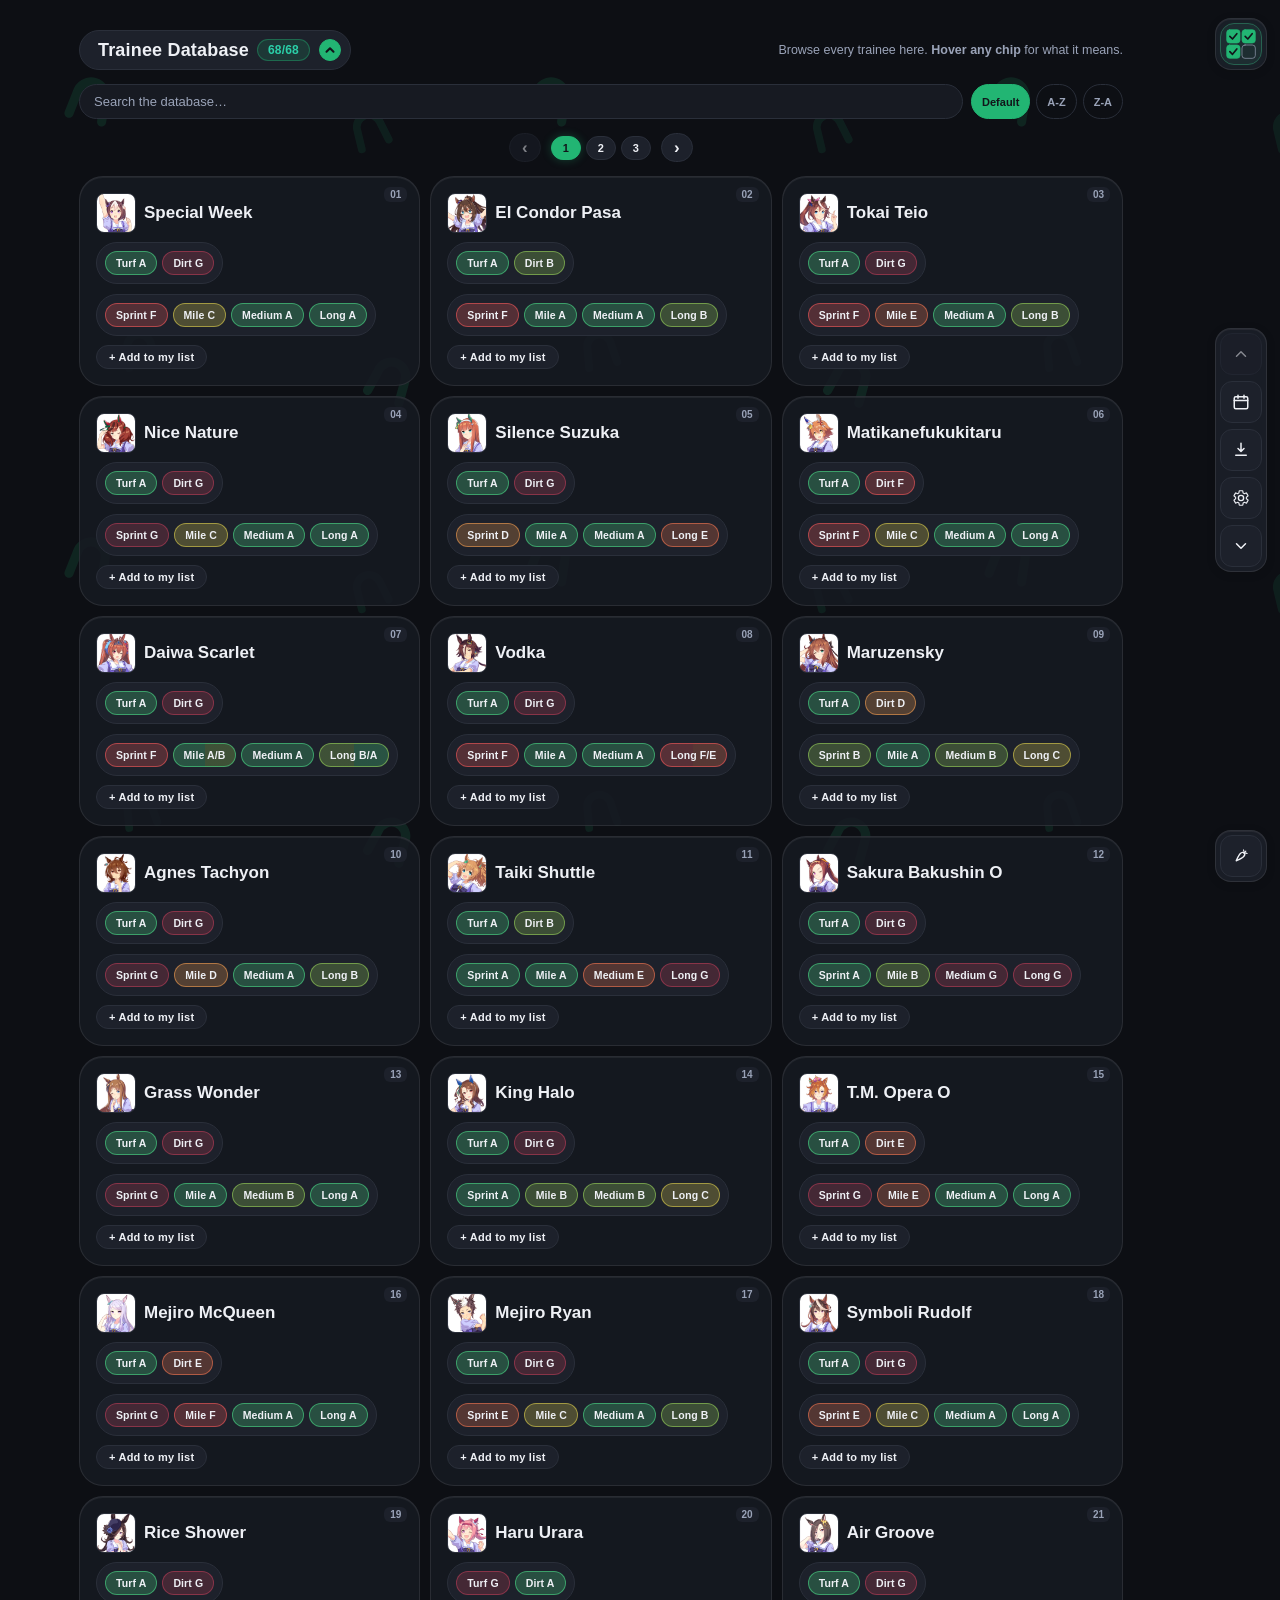
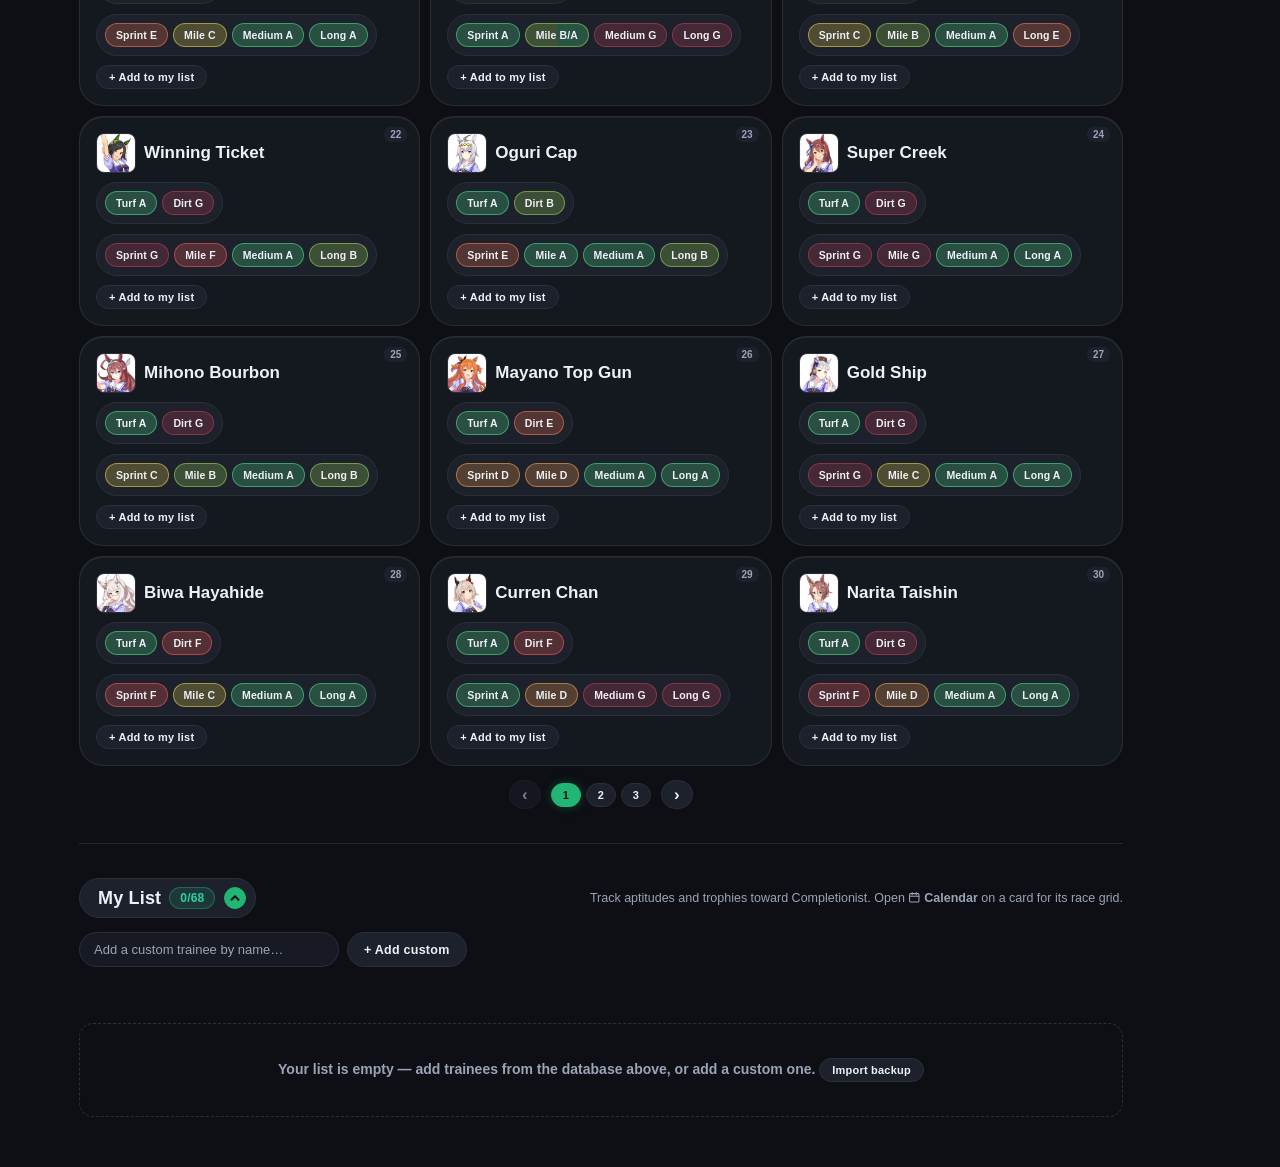
<file: index.html>
<!DOCTYPE html>
<html lang="en">
<head>
  <meta charset="UTF-8">
  <meta name="viewport" content="width=device-width, initial-scale=1.0">
  <meta name="description" content="Track Record - Track character aptitudes, distances, and trophy ledger for trainees.">
  <meta http-equiv="Content-Security-Policy" content="default-src 'self'; script-src 'self'; style-src 'self' 'unsafe-inline' https://fonts.googleapis.com; font-src 'self' https://fonts.gstatic.com; img-src 'self' data: blob:; connect-src 'self'; object-src 'none'; base-uri 'self'; form-action 'self'; frame-ancestors 'self'; worker-src 'none'">
  <!-- Note: the KAO countdown banner is vendored locally (kao-banner.js), so
       script-src needs no third-party host. frame-ancestors is ignored in
       <meta> CSP per spec; hosting must also send it as an HTTP header. -->
  <title>Track Record</title>
  <link rel="preconnect" href="https://fonts.googleapis.com">
  <link rel="preconnect" href="https://fonts.gstatic.com" crossorigin>
  <link href="https://fonts.googleapis.com/css2?family=Quicksand:wght@400;500;600;700&display=swap" rel="stylesheet">
  <link rel="icon" type="image/svg+xml" href="./favicon.svg">
  <link rel="stylesheet" href="style.css">
</head>
<body>
<a class="skip-link" href="#standard-view">Skip to content</a>

<svg class="bg-pattern" aria-hidden="true" focusable="false" xmlns="http://www.w3.org/2000/svg">
  <defs>
    <g id="cleat-shape">
      <path d="M-13,14 L-11,-3 A11,11 0 0 1 11,-3 L13,14" fill="none" stroke="var(--accent)" stroke-width="7" stroke-linecap="round" stroke-linejoin="round"/>
    </g>
    <pattern id="cleat-pattern" width="460" height="460" patternUnits="userSpaceOnUse">
      <use href="#cleat-shape" opacity="0.13" transform="translate(90,100) scale(1.3) rotate(15)"/>
      <use href="#cleat-shape" opacity="0.10" transform="translate(370,130) scale(1.1) rotate(-20)"/>
      <use href="#cleat-shape" opacity="0.11" transform="translate(140,350) scale(1.1) rotate(-12)"/>
      <use href="#cleat-shape" opacity="0.14" transform="translate(390,380) scale(1.3) rotate(22)"/>
    </pattern>
  </defs>
  <rect width="100%" height="100%" fill="url(#cleat-pattern)"/>
</svg>

<div class="topbar">
  <div class="wrap topbar-inner">
    <div class="brand">
      <h1>
        <svg class="brand-mark" viewBox="0 0 120 120" aria-hidden="true" xmlns="http://www.w3.org/2000/svg">
          <g fill="none" stroke-linecap="round" stroke-linejoin="round">
            <rect x="17" y="17" width="40" height="40" rx="9" fill="var(--accent)" stroke="var(--accent)" stroke-width="2"/>
            <path d="M26.5 37l8 8 13-16" class="brand-check" stroke-width="5"/>
            <rect x="63" y="17" width="40" height="40" rx="9" fill="var(--accent)" stroke="var(--accent)" stroke-width="2"/>
            <path d="M72.5 37l8 8 13-16" class="brand-check" stroke-width="5"/>
            <rect x="17" y="63" width="40" height="40" rx="9" fill="var(--accent)" stroke="var(--accent)" stroke-width="2"/>
            <path d="M26.5 83l8 8 13-16" class="brand-check" stroke-width="5"/>
            <rect x="63" y="63" width="40" height="40" rx="9" fill="none" stroke="var(--ink-dim)" stroke-width="2"/>
          </g>
        </svg>
        <span class="sr-only">Track Record</span>
      </h1>
    </div>
    <div class="topbar-actions">
      <nav class="rail-nav" aria-label="Main navigation">
        <button class="btn rail-action" id="jump-top-btn" type="button" aria-label="Jump to top" data-tooltip="Jump to top">
          <svg viewBox="0 0 24 24" fill="none" aria-hidden="true" xmlns="http://www.w3.org/2000/svg">
            <path d="M6 15l6-6 6 6" stroke="currentColor" stroke-width="2" stroke-linecap="round" stroke-linejoin="round"/>
          </svg>
        </button>
        <button class="btn rail-action" id="rail-view-btn" type="button" aria-label="Calendar View" data-tooltip="Calendar View">
          <svg viewBox="0 0 24 24" fill="none" aria-hidden="true" xmlns="http://www.w3.org/2000/svg">
            <rect x="3" y="5" width="18" height="16" rx="2" stroke="currentColor" stroke-width="2"/>
            <path d="M3 10H21M8 3V7M16 3V7" stroke="currentColor" stroke-width="2" stroke-linecap="round"/>
          </svg>
        </button>
        <button class="btn rail-action" id="backup-btn" type="button" aria-label="Backup" data-tooltip="Backup">
          <svg viewBox="0 0 24 24" fill="none" aria-hidden="true" xmlns="http://www.w3.org/2000/svg">
            <path d="M12 3v11M8 10l4 4 4-4M5 19h14" stroke="currentColor" stroke-width="2" stroke-linecap="round" stroke-linejoin="round"/>
          </svg>
        </button>
      </nav>
      <div class="settings-wrap">
        <button class="btn icon-btn" id="settings-btn" aria-label="Settings" aria-haspopup="dialog" aria-expanded="false" aria-controls="settings-panel">
          <svg viewBox="0 0 24 24" aria-hidden="true" xmlns="http://www.w3.org/2000/svg" fill="none" stroke="currentColor" stroke-linecap="round" stroke-linejoin="round">
            <path d="M19.14 12.94c.04-.31.06-.63.06-.94s-.02-.63-.06-.94l2.03-1.58a.5.5 0 0 0 .12-.64l-1.92-3.32a.5.5 0 0 0-.6-.22l-2.39.96a7.03 7.03 0 0 0-1.6-.94l-.36-2.54a.5.5 0 0 0-.5-.43h-3.84a.5.5 0 0 0-.5.43l-.36 2.54a7.03 7.03 0 0 0-1.6.94l-2.39-.96a.5.5 0 0 0-.6.22l-1.92 3.32a.5.5 0 0 0 .12.64l2.03 1.58c-.04.31-.06.63-.06.94s.02.63.06.94l-2.03 1.58a.5.5 0 0 0-.12.64l1.92 3.32c.14.24.42.34.66.25l2.39-.96c.5.33 1.04.61 1.6.94l.36 2.54c.05.22.25.38.5.38h3.84c.25 0 .45-.16.5-.38l.36-2.54c.56-.33 1.1-.61 1.6-.94l2.39.96c.24.09.52-.01.66-.25l1.92-3.32a.5.5 0 0 0-.12-.64l-2.03-1.58z" stroke-width="1.5"/>
            <circle cx="12" cy="12" r="3.5" stroke-width="1.8" fill="none"/>
          </svg>
        </button>
        <div class="settings-panel" id="settings-panel">
          <div class="settings-group-label">Appearance</div>
          <div class="settings-row settings-row-icons">
            <button class="icon-pill-btn" id="mode-toggle-btn" aria-label="Toggle light/dark mode" data-tooltip="Toggle mode">
              <svg class="icon-toggle-sun" viewBox="0 0 24 24" fill="none" xmlns="http://www.w3.org/2000/svg">
                <circle cx="12" cy="12" r="4.2" stroke="currentColor" stroke-width="2" stroke-linecap="round"/>
                <path d="M12 2.5V5M12 19V21.5M4.2 4.2L6 6M18 18L19.8 19.8M2.5 12H5M19 12H21.5M4.2 19.8L6 18M18 6L19.8 4.2" stroke="currentColor" stroke-width="2" stroke-linecap="round"/>
              </svg>
              <svg class="icon-toggle-moon" viewBox="0 0 24 24" fill="none" xmlns="http://www.w3.org/2000/svg">
                <path d="M20 14.5A8.5 8.5 0 1 1 9.5 4a7 7 0 0 0 10.5 10.5Z" stroke="currentColor" stroke-width="2" stroke-linecap="round" stroke-linejoin="round"/>
              </svg>
            </button>
            <button class="icon-pill-btn" id="theme-toggle-btn" aria-label="Toggle Turf/Dirt color theme" data-tooltip="Toggle color theme">
              <svg class="icon-toggle-turf" viewBox="0 0 24 24" fill="none" xmlns="http://www.w3.org/2000/svg">
                <path d="M6 20V13C6 10 8 8 8 8C8 8 6 10 6 13" stroke="currentColor" stroke-width="2" stroke-linecap="round" stroke-linejoin="round"/>
                <path d="M12 20V10C12 7 14 5 14 5C14 5 12 7 12 10" stroke="currentColor" stroke-width="2" stroke-linecap="round" stroke-linejoin="round"/>
                <path d="M18 20V13C18 10 20 8 20 8C20 8 18 10 18 13" stroke="currentColor" stroke-width="2" stroke-linecap="round" stroke-linejoin="round"/>
              </svg>
              <svg class="icon-toggle-dirt" viewBox="0 0 24 24" fill="none" xmlns="http://www.w3.org/2000/svg">
                <path d="M3 18L8 9L12 15L15 10L21 18" stroke="currentColor" stroke-width="2" stroke-linecap="round" stroke-linejoin="round"/>
                <path d="M3 20H21" stroke="currentColor" stroke-width="2" stroke-linecap="round"/>
              </svg>
            </button>
          </div>
          <div class="settings-group-label" style="margin-top:6px;">Navbar position</div>
          <div class="nav-position-group" role="group" aria-label="Navbar position">
            <button class="nav-pos-btn" type="button" data-pos="left" aria-label="Place navbar on the left" aria-pressed="false" data-tooltip="Left">
              <svg viewBox="0 0 24 24" fill="none" aria-hidden="true" xmlns="http://www.w3.org/2000/svg">
                <rect x="3" y="4" width="18" height="16" rx="2.5" stroke="currentColor" stroke-width="2"/>
                <rect x="4.5" y="5.5" width="4" height="13" rx="1.5" fill="currentColor"/>
              </svg>
            </button>
            <button class="nav-pos-btn" type="button" data-pos="top" aria-label="Place navbar at the top" aria-pressed="false" data-tooltip="Top">
              <svg viewBox="0 0 24 24" fill="none" aria-hidden="true" xmlns="http://www.w3.org/2000/svg">
                <rect x="3" y="4" width="18" height="16" rx="2.5" stroke="currentColor" stroke-width="2"/>
                <rect x="4.5" y="5.5" width="15" height="4" rx="1.5" fill="currentColor"/>
              </svg>
            </button>
            <button class="nav-pos-btn" type="button" data-pos="right" aria-label="Place navbar on the right" aria-pressed="false" data-tooltip="Right">
              <svg viewBox="0 0 24 24" fill="none" aria-hidden="true" xmlns="http://www.w3.org/2000/svg">
                <rect x="3" y="4" width="18" height="16" rx="2.5" stroke="currentColor" stroke-width="2"/>
                <rect x="15.5" y="5.5" width="4" height="13" rx="1.5" fill="currentColor"/>
              </svg>
            </button>
            <button class="nav-pos-btn" type="button" data-pos="bottom" aria-label="Place navbar at the bottom" aria-pressed="false" data-tooltip="Bottom">
              <svg viewBox="0 0 24 24" fill="none" aria-hidden="true" xmlns="http://www.w3.org/2000/svg">
                <rect x="3" y="4" width="18" height="16" rx="2.5" stroke="currentColor" stroke-width="2"/>
                <rect x="4.5" y="14.5" width="15" height="4" rx="1.5" fill="currentColor"/>
              </svg>
            </button>
          </div>

          <div class="settings-divider"></div>
          <div class="settings-group-label">Customize</div>
          <div class="settings-row">
            <span id="label-custom-trainee">Custom trainees</span>
            <label class="switch"><input type="checkbox" id="toggle-custom-trainee" aria-labelledby="label-custom-trainee"><span class="switch-slider"></span></label>
          </div>
          <div class="settings-row">
            <span id="label-custom-trophy">Custom trophies</span>
            <label class="switch"><input type="checkbox" id="toggle-custom-trophy" aria-labelledby="label-custom-trophy"><span class="switch-slider"></span></label>
          </div>

          <div class="settings-divider"></div>
          <button class="btn small settings-about-btn" id="about-btn">About Track Record</button>
        </div>
      </div>
      <button class="btn rail-action" id="jump-bottom-btn" type="button" aria-label="Jump to bottom" data-tooltip="Jump to bottom">
        <svg viewBox="0 0 24 24" fill="none" aria-hidden="true" xmlns="http://www.w3.org/2000/svg">
          <path d="M6 9l6 6 6-6" stroke="currentColor" stroke-width="2" stroke-linecap="round" stroke-linejoin="round"/>
        </svg>
      </button>
    </div>
    <div class="rail-item-wrap carotene-wrap">
      <button class="btn rail-action" id="carotene-btn" type="button" aria-label="Carotene (coming soon)" data-tooltip="Carotene — coming soon" aria-expanded="false" aria-controls="carotene-panel">
        <svg viewBox="0 0 24 24" fill="none" aria-hidden="true" xmlns="http://www.w3.org/2000/svg" stroke="currentColor" stroke-linecap="round" stroke-linejoin="round">
          <g transform="rotate(45 12 12)">
            <path d="M12 21C10.5 17 9 13.4 9 10.3C9 7.7 10.3 6.1 12 6.1C13.7 6.1 15 7.7 15 10.3C15 13.4 13.5 17 12 21Z" stroke-width="1.8"/>
            <path d="M12 6.3C11 4.9 10 4.3 8.6 3.9" stroke-width="1.5"/>
            <path d="M12 6.1C12 4.7 12 3.7 12 2.9" stroke-width="1.5"/>
            <path d="M12 6.3C13 4.9 14 4.3 15.4 3.9" stroke-width="1.5"/>
          </g>
        </svg>
      </button>
      <div class="carotene-panel" id="carotene-panel" aria-hidden="true">Coming Soon</div>
    </div>
  </div>
</div>

<div class="wrap">

<div id="standard-view" tabindex="-1">
  <section class="block">
    <div class="block-head">
      <h2>Trainee Database <span class="section-count" id="db-count">–/–</span>
        <button class="block-collapse-btn" id="db-collapse-btn" aria-label="Collapse Trainee Database" aria-expanded="true" aria-controls="db-block-body">
          <span class="cal-trainee-arrow open" aria-hidden="true">
            <svg viewBox="0 0 24 24" fill="none" xmlns="http://www.w3.org/2000/svg">
              <path d="M6 9l6 6 6-6" stroke="currentColor" stroke-width="3.5" stroke-linecap="round" stroke-linejoin="round"/>
            </svg>
          </span>
        </button>
      </h2>
      <span class="desc">Browse every trainee here. <strong>Hover any chip</strong> for what it means.</span>
    </div>
    <div class="block-body open overflow-visible" id="db-block-body">
      <div class="search-row">
        <input class="search" id="db-search" type="text" placeholder="Search the database…" aria-label="Search the trainee database">
        <div class="cal-trainee-sort" id="db-sort" role="group" aria-label="Database sort order">
          <button class="sort-btn active" data-sort="default" aria-pressed="true">Default</button>
          <button class="sort-btn" data-sort="az" aria-pressed="false">A-Z</button>
          <button class="sort-btn" data-sort="za" aria-pressed="false">Z-A</button>
        </div>
      </div>
      <nav class="db-pagination" id="db-pagination-top" aria-label="Trainee database pagination (top)"></nav>
      <div class="db-grid" id="db-grid"></div>
      <nav class="db-pagination" id="db-pagination-bottom" aria-label="Trainee database pagination (bottom)"></nav>
    </div>
  </section>

  <hr style="border:none;border-top:1px solid var(--line-soft);margin:34px 0;">

  <section class="block">
    <div class="block-head">
      <h2>My List <span class="section-count" id="my-count">–/–</span>
        <button class="block-collapse-btn" id="my-collapse-btn" aria-label="Collapse My List" aria-expanded="true" aria-controls="my-block-body">
          <span class="cal-trainee-arrow open" aria-hidden="true">
            <svg viewBox="0 0 24 24" fill="none" xmlns="http://www.w3.org/2000/svg">
              <path d="M6 9l6 6 6-6" stroke="currentColor" stroke-width="3.5" stroke-linecap="round" stroke-linejoin="round"/>
            </svg>
          </span>
        </button>
      </h2>
      <span class="desc">Track aptitudes and trophies toward Completionist. Open <strong><svg class="text-icon" viewBox="0 0 24 24" fill="none" aria-hidden="true" xmlns="http://www.w3.org/2000/svg"><rect x="3" y="5" width="18" height="16" rx="2" stroke="currentColor" stroke-width="2"/><path d="M3 10H21M8 3V7M16 3V7" stroke="currentColor" stroke-width="2" stroke-linecap="round"/></svg> Calendar</strong> on a card for its race grid.</span>
    </div>
    <div class="block-body open overflow-visible" id="my-block-body">
      <div class="search-row" id="custom-trainee-row">
        <input type="text" class="search" id="custom-name" placeholder="Add a custom trainee by name…" aria-label="Custom trainee name" style="max-width:260px;">
        <button class="btn" id="custom-add-btn">+ Add custom</button>
      </div>
      <nav class="db-pagination" id="my-pagination-top" aria-label="My List pagination (top)"></nav>
      <div class="mylist" id="mylist"></div>
      <nav class="db-pagination" id="my-pagination-bottom" aria-label="My List pagination (bottom)"></nav>
      <div class="empty-note" id="mylist-empty" style="display:none;">Your list is empty — add trainees from the database above, or add a custom one.</div>
    </div>
  </section>
</div>

</div>

<div id="calendar-view" tabindex="-1" style="display:none;"></div>

<div class="modal-overlay" id="about-overlay" role="dialog" aria-modal="true" aria-labelledby="about-title">
  <div class="modal-box about-modal" id="about-modal">
    <div class="modal-head">
      <h2 class="modal-title" id="about-title">About the app</h2>
      <button class="modal-close" id="about-close" aria-label="Close About">✕</button>
    </div>
    <div class="version-badge">
      <div class="version-item"><span>Version</span><strong>v5.0.1</strong></div>
      <span class="version-divider" aria-hidden="true">|</span>
      <div class="version-item"><span>Database</span><strong>v2609a</strong></div>
    </div>
    <div class="about-text">
      <div class="about-section">
        <div class="about-section-label">Data</div>
        <p>Character aptitudes are from various sources, including <a href="https://umamusu.wiki/Main_Page" rel="noopener noreferrer">Umamusume Wiki</a> and <a href="https://twitter.com/Umamusume_eng" rel="noopener noreferrer">official Global Twitter account of the game</a>.</p>
        <p>The race calendar includes 152 G1-G3 races. Out-of-Bond is for custom trophies without a fixed date, or any custom objectives.</p>
        <p>A trophy is a race on a trainee's list — check it off when completed.</p>
      </div>
      <div class="about-section">
        <div class="about-section-label">Privacy &amp; backup</div>
        <p>Your list stays private in this browser. Use <strong>Backup</strong> function to move it between sessions or devices.</p>
      </div>
      <div class="about-section about-links">
        <div class="about-section-label">More</div>
        <p>Want to try the alternate build? Open the <a href="preview/">Preview version <span>(current version: 5.0.1)</span></a>.</p>
        <p class="about-credit">2026, Mujairkitten · Made with various AI tools · Not affiliated with Cygames.<br>Source code is licensed under GPL-3. Uma icons follow <a href="https://umamusume.com/fan-createdguide" rel="noopener noreferrer">Cygames' Fan Content Guide</a>.</p>
      </div>
      <div id="kao-banner"></div>
      <script src="kao-banner.js?id=kao-banner&amp;size=mini"></script>
    </div>
  </div>
</div>

<div class="modal-overlay" id="backup-overlay" role="dialog" aria-modal="true" aria-labelledby="backup-title">
  <div class="modal-box" id="backup-modal">
    <div class="modal-head">
      <h2 class="modal-title" id="backup-title">Backup</h2>
      <button class="modal-close" id="backup-close" aria-label="Close Backup">✕</button>
    </div>
    <div class="cal-tabs" id="backup-tabs" role="tablist" aria-label="Backup mode">
      <button class="cal-tab-btn active" id="backup-tab-export" data-tab="export" role="tab" aria-selected="true" aria-controls="backup-export-panel">Export</button>
      <button class="cal-tab-btn" id="backup-tab-import" data-tab="import" role="tab" aria-selected="false" aria-controls="backup-import-panel">Import</button>
    </div>
    <div id="backup-export-panel" role="tabpanel" aria-labelledby="backup-tab-export">
      <textarea class="backup-textarea" id="backup-export-text" readonly spellcheck="false" aria-label="Exported list JSON"></textarea>
      <div class="backup-export-meta"><span id="backup-export-stamp" aria-live="polite"></span></div>
      <div class="backup-import-actions">
        <button class="btn small" id="backup-copy-btn">Copy</button>
        <button class="btn small" id="backup-export-file-btn">Export file</button>
      </div>
    </div>
    <div id="backup-import-panel" style="display:none;" role="tabpanel" aria-labelledby="backup-tab-import">
      <textarea class="backup-textarea" id="backup-import-text" placeholder="Paste your exported JSON here…" spellcheck="false" aria-label="Pasted backup JSON"></textarea>
      <div class="backup-error" id="backup-import-error" role="alert" hidden></div>
      <div class="backup-import-actions">
        <button class="btn small" id="backup-import-text-btn">Import pasted list</button>
        <label class="btn small" for="backup-import-file">Import from file</label>
        <input type="file" id="backup-import-file" accept=".json">
      </div>
    </div>
  </div>
</div>

<div id="tooltip" role="tooltip" aria-hidden="true"></div>

<div id="sr-announcer" class="sr-only" aria-live="polite"></div>

<div id="toast-region" class="toast-region" aria-live="polite" aria-atomic="true"></div>

<script type="module" src="main.js"></script>
</body>
</html>
</file>
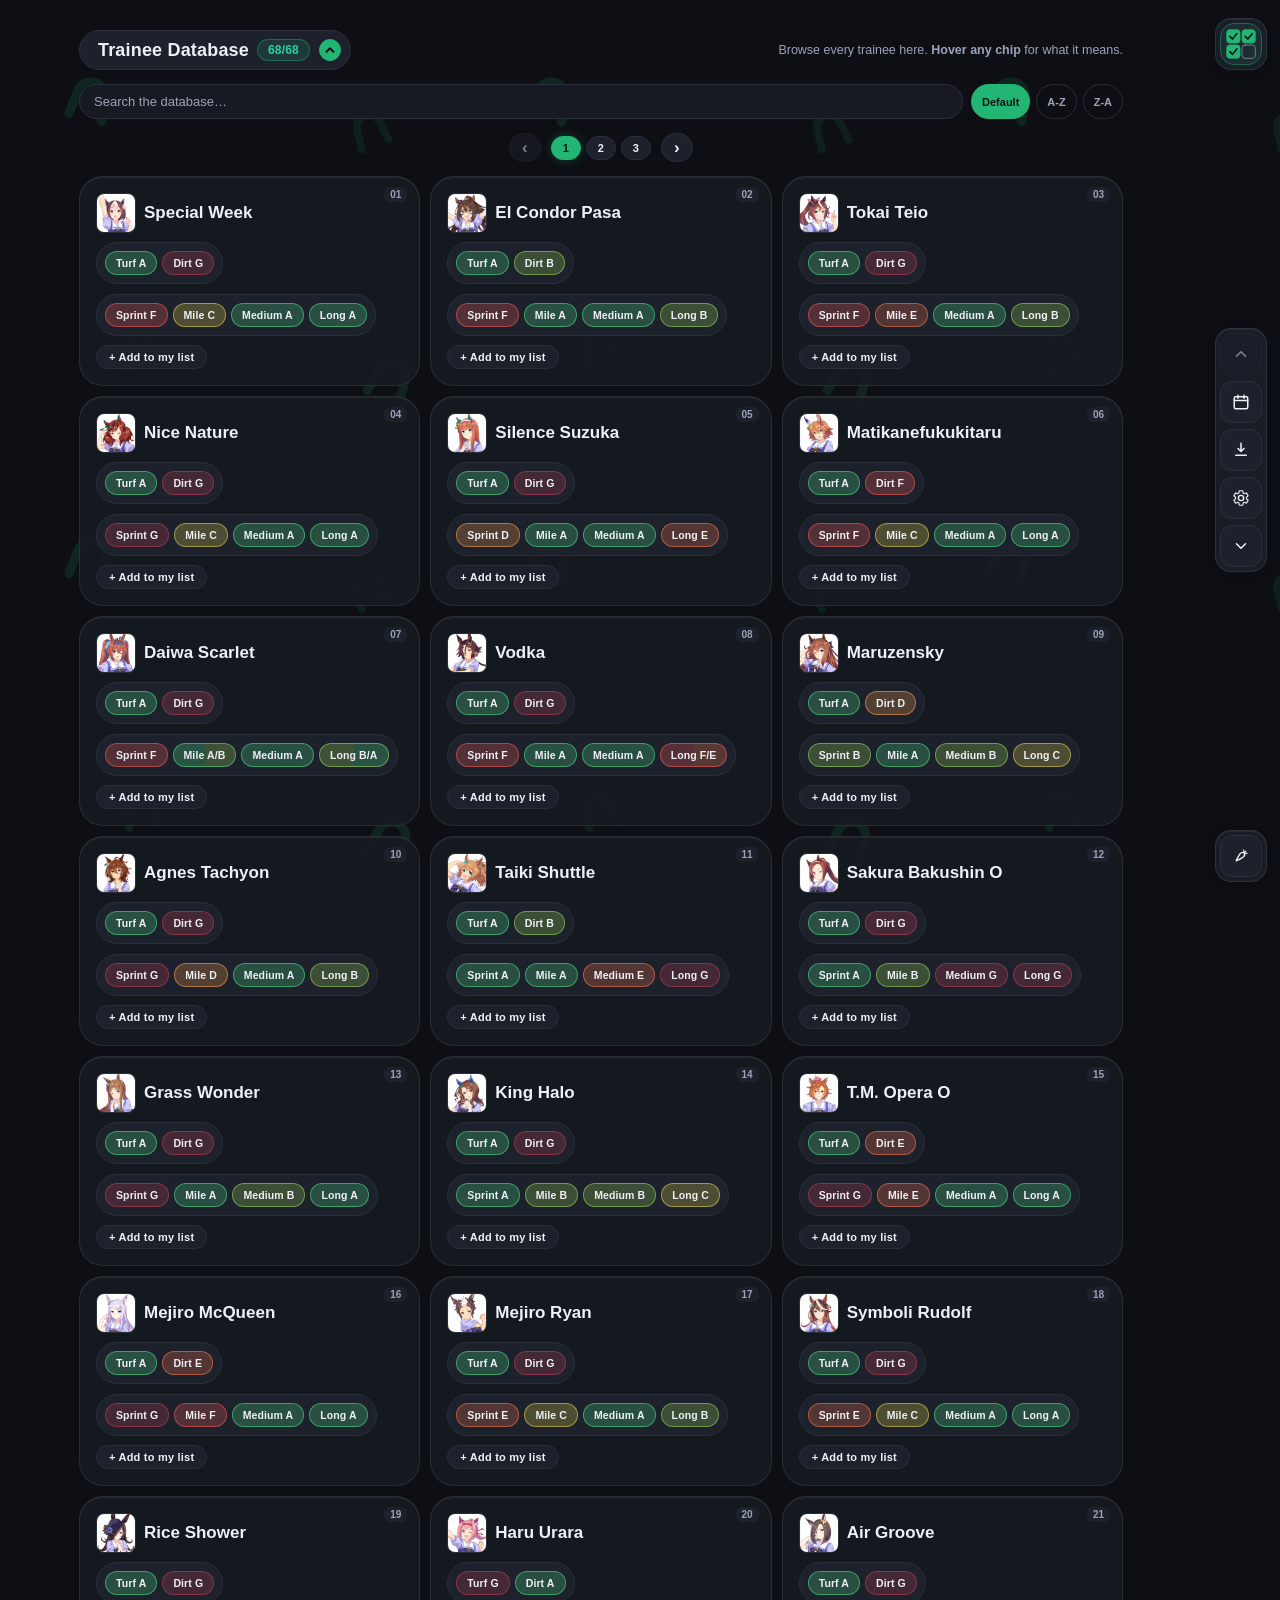
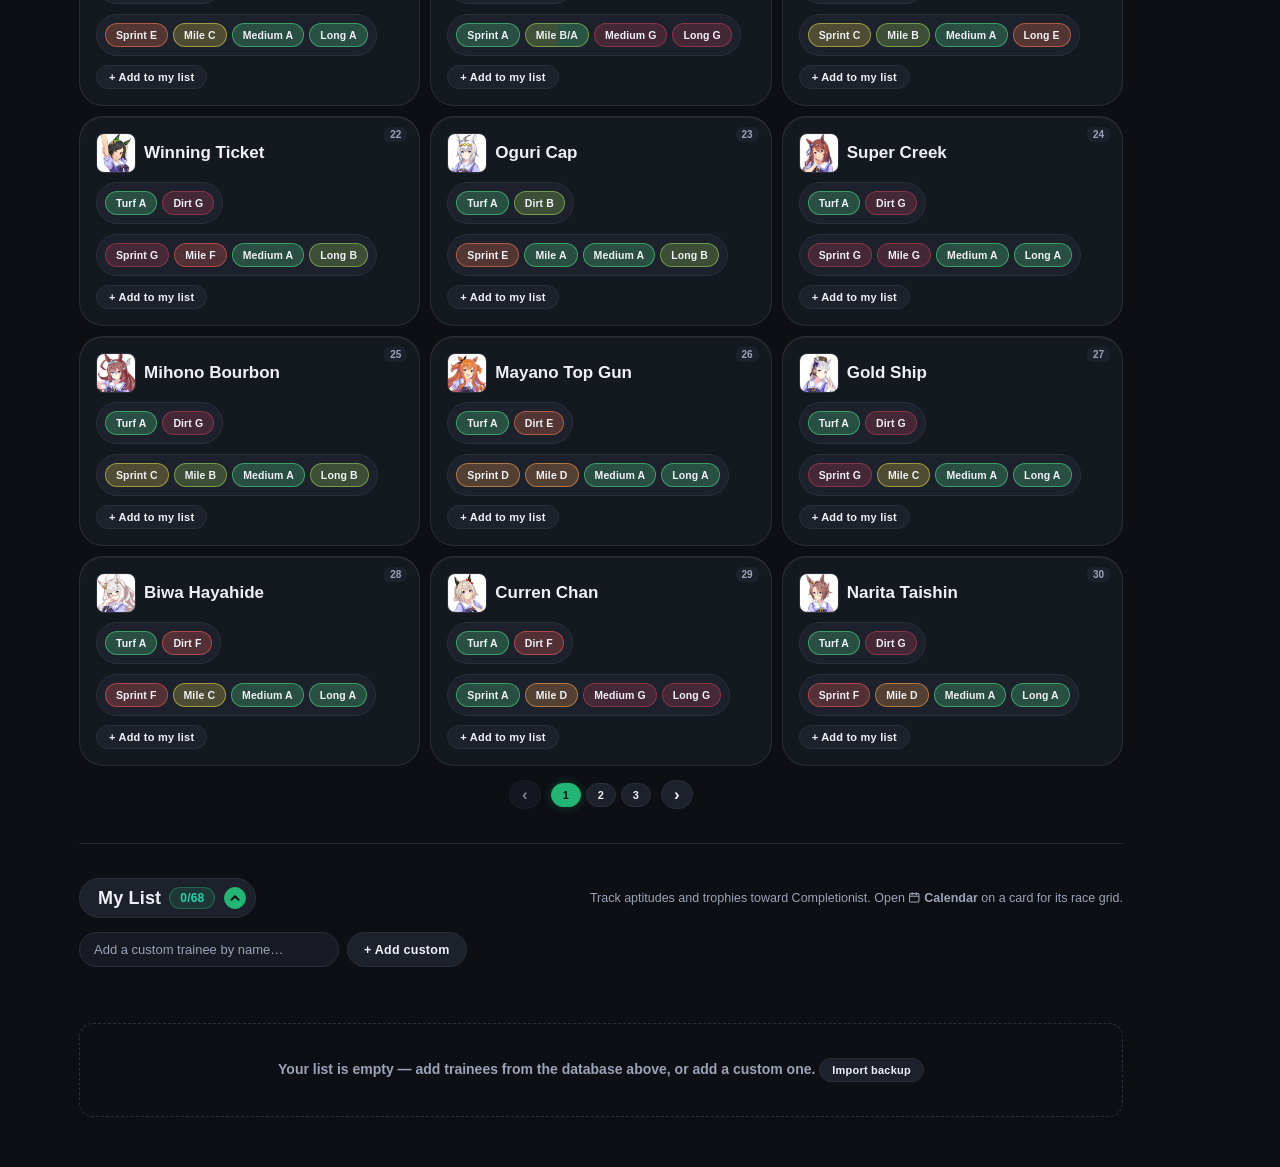
<file: preview/index.html>
<!DOCTYPE html>
<html lang="en">
<head>
  <meta charset="UTF-8">
  <meta name="viewport" content="width=device-width, initial-scale=1.0">
  <meta name="description" content="Track Record - Track character aptitudes, distances, and trophy ledger for trainees.">
  <meta http-equiv="Content-Security-Policy" content="default-src 'self'; script-src 'self'; style-src 'self' 'unsafe-inline' https://fonts.googleapis.com; font-src 'self' https://fonts.gstatic.com; img-src 'self' data: blob:; connect-src 'self'; object-src 'none'; base-uri 'self'; form-action 'self'; frame-ancestors 'self'; worker-src 'none'">
  <!-- Note: the KAO countdown banner is vendored locally (../kao-banner.js), so
       script-src needs no third-party host. frame-ancestors is ignored in
       <meta> CSP per spec; hosting must also send it as an HTTP header. -->
  <title>Track Record</title>
  <link rel="preconnect" href="https://fonts.googleapis.com">
  <link rel="preconnect" href="https://fonts.gstatic.com" crossorigin>
  <link href="https://fonts.googleapis.com/css2?family=Quicksand:wght@400;500;600;700&display=swap" rel="stylesheet">
  <link rel="icon" type="image/svg+xml" href="../favicon.svg">
  <link rel="stylesheet" href="style.css">
</head>
<body>
<a class="skip-link" href="#standard-view">Skip to content</a>

<svg class="bg-pattern" aria-hidden="true" focusable="false" xmlns="http://www.w3.org/2000/svg">
  <defs>
    <g id="cleat-shape">
      <path d="M-13,14 L-11,-3 A11,11 0 0 1 11,-3 L13,14" fill="none" stroke="var(--accent)" stroke-width="7" stroke-linecap="round" stroke-linejoin="round"/>
    </g>
    <pattern id="cleat-pattern" width="460" height="460" patternUnits="userSpaceOnUse">
      <use href="#cleat-shape" opacity="0.13" transform="translate(90,100) scale(1.3) rotate(15)"/>
      <use href="#cleat-shape" opacity="0.10" transform="translate(370,130) scale(1.1) rotate(-20)"/>
      <use href="#cleat-shape" opacity="0.11" transform="translate(140,350) scale(1.1) rotate(-12)"/>
      <use href="#cleat-shape" opacity="0.14" transform="translate(390,380) scale(1.3) rotate(22)"/>
    </pattern>
  </defs>
  <rect width="100%" height="100%" fill="url(#cleat-pattern)"/>
</svg>

<div class="topbar">
  <div class="wrap topbar-inner">
    <div class="brand">
      <h1>
        <svg class="brand-mark" viewBox="0 0 120 120" aria-hidden="true" xmlns="http://www.w3.org/2000/svg">
          <g fill="none" stroke-linecap="round" stroke-linejoin="round">
            <rect x="17" y="17" width="40" height="40" rx="9" fill="var(--accent)" stroke="var(--accent)" stroke-width="2"/>
            <path d="M26.5 37l8 8 13-16" class="brand-check" stroke-width="5"/>
            <rect x="63" y="17" width="40" height="40" rx="9" fill="var(--accent)" stroke="var(--accent)" stroke-width="2"/>
            <path d="M72.5 37l8 8 13-16" class="brand-check" stroke-width="5"/>
            <rect x="17" y="63" width="40" height="40" rx="9" fill="var(--accent)" stroke="var(--accent)" stroke-width="2"/>
            <path d="M26.5 83l8 8 13-16" class="brand-check" stroke-width="5"/>
            <rect x="63" y="63" width="40" height="40" rx="9" fill="none" stroke="var(--ink-dim)" stroke-width="2"/>
          </g>
        </svg>
        <span class="sr-only">Track Record</span>
      </h1>
    </div>
    <div class="topbar-actions">
      <nav class="rail-nav" aria-label="Main navigation">
        <button class="btn rail-action" id="jump-top-btn" type="button" aria-label="Jump to top" data-tooltip="Jump to top">
          <svg viewBox="0 0 24 24" fill="none" aria-hidden="true" xmlns="http://www.w3.org/2000/svg">
            <path d="M6 15l6-6 6 6" stroke="currentColor" stroke-width="2" stroke-linecap="round" stroke-linejoin="round"/>
          </svg>
        </button>
        <button class="btn rail-action" id="rail-view-btn" type="button" aria-label="Calendar View" data-tooltip="Calendar View">
          <svg viewBox="0 0 24 24" fill="none" aria-hidden="true" xmlns="http://www.w3.org/2000/svg">
            <rect x="3" y="5" width="18" height="16" rx="2" stroke="currentColor" stroke-width="2"/>
            <path d="M3 10H21M8 3V7M16 3V7" stroke="currentColor" stroke-width="2" stroke-linecap="round"/>
          </svg>
        </button>
        <button class="btn rail-action" id="backup-btn" type="button" aria-label="Backup" data-tooltip="Backup">
          <svg viewBox="0 0 24 24" fill="none" aria-hidden="true" xmlns="http://www.w3.org/2000/svg">
            <path d="M12 3v11M8 10l4 4 4-4M5 19h14" stroke="currentColor" stroke-width="2" stroke-linecap="round" stroke-linejoin="round"/>
          </svg>
        </button>
      </nav>
      <div class="settings-wrap">
        <button class="btn icon-btn" id="settings-btn" aria-label="Settings" aria-haspopup="dialog" aria-expanded="false" aria-controls="settings-panel">
          <svg viewBox="0 0 24 24" aria-hidden="true" xmlns="http://www.w3.org/2000/svg" fill="none" stroke="currentColor" stroke-linecap="round" stroke-linejoin="round">
            <path d="M19.14 12.94c.04-.31.06-.63.06-.94s-.02-.63-.06-.94l2.03-1.58a.5.5 0 0 0 .12-.64l-1.92-3.32a.5.5 0 0 0-.6-.22l-2.39.96a7.03 7.03 0 0 0-1.6-.94l-.36-2.54a.5.5 0 0 0-.5-.43h-3.84a.5.5 0 0 0-.5.43l-.36 2.54a7.03 7.03 0 0 0-1.6.94l-2.39-.96a.5.5 0 0 0-.6.22l-1.92 3.32a.5.5 0 0 0 .12.64l2.03 1.58c-.04.31-.06.63-.06.94s.02.63.06.94l-2.03 1.58a.5.5 0 0 0-.12.64l1.92 3.32c.14.24.42.34.66.25l2.39-.96c.5.33 1.04.61 1.6.94l.36 2.54c.05.22.25.38.5.38h3.84c.25 0 .45-.16.5-.38l.36-2.54c.56-.33 1.1-.61 1.6-.94l2.39.96c.24.09.52-.01.66-.25l1.92-3.32a.5.5 0 0 0-.12-.64l-2.03-1.58z" stroke-width="1.5"/>
            <circle cx="12" cy="12" r="3.5" stroke-width="1.8" fill="none"/>
          </svg>
        </button>
        <div class="settings-panel" id="settings-panel">
          <div class="settings-group-label">Appearance</div>
          <div class="settings-row settings-row-icons">
            <button class="icon-pill-btn" id="mode-toggle-btn" aria-label="Toggle light/dark mode" data-tooltip="Toggle mode">
              <svg class="icon-toggle-sun" viewBox="0 0 24 24" fill="none" xmlns="http://www.w3.org/2000/svg">
                <circle cx="12" cy="12" r="4.2" stroke="currentColor" stroke-width="2" stroke-linecap="round"/>
                <path d="M12 2.5V5M12 19V21.5M4.2 4.2L6 6M18 18L19.8 19.8M2.5 12H5M19 12H21.5M4.2 19.8L6 18M18 6L19.8 4.2" stroke="currentColor" stroke-width="2" stroke-linecap="round"/>
              </svg>
              <svg class="icon-toggle-moon" viewBox="0 0 24 24" fill="none" xmlns="http://www.w3.org/2000/svg">
                <path d="M20 14.5A8.5 8.5 0 1 1 9.5 4a7 7 0 0 0 10.5 10.5Z" stroke="currentColor" stroke-width="2" stroke-linecap="round" stroke-linejoin="round"/>
              </svg>
            </button>
            <button class="icon-pill-btn" id="theme-toggle-btn" aria-label="Toggle Turf/Dirt color theme" data-tooltip="Toggle color theme">
              <svg class="icon-toggle-turf" viewBox="0 0 24 24" fill="none" xmlns="http://www.w3.org/2000/svg">
                <path d="M6 20V13C6 10 8 8 8 8C8 8 6 10 6 13" stroke="currentColor" stroke-width="2" stroke-linecap="round" stroke-linejoin="round"/>
                <path d="M12 20V10C12 7 14 5 14 5C14 5 12 7 12 10" stroke="currentColor" stroke-width="2" stroke-linecap="round" stroke-linejoin="round"/>
                <path d="M18 20V13C18 10 20 8 20 8C20 8 18 10 18 13" stroke="currentColor" stroke-width="2" stroke-linecap="round" stroke-linejoin="round"/>
              </svg>
              <svg class="icon-toggle-dirt" viewBox="0 0 24 24" fill="none" xmlns="http://www.w3.org/2000/svg">
                <path d="M3 18L8 9L12 15L15 10L21 18" stroke="currentColor" stroke-width="2" stroke-linecap="round" stroke-linejoin="round"/>
                <path d="M3 20H21" stroke="currentColor" stroke-width="2" stroke-linecap="round"/>
              </svg>
            </button>
          </div>
          <div class="settings-group-label" style="margin-top:6px;">Navbar position</div>
          <div class="nav-position-group" role="group" aria-label="Navbar position">
            <button class="nav-pos-btn" type="button" data-pos="left" aria-label="Place navbar on the left" aria-pressed="false" data-tooltip="Left">
              <svg viewBox="0 0 24 24" fill="none" aria-hidden="true" xmlns="http://www.w3.org/2000/svg">
                <rect x="3" y="4" width="18" height="16" rx="2.5" stroke="currentColor" stroke-width="2"/>
                <rect x="4.5" y="5.5" width="4" height="13" rx="1.5" fill="currentColor"/>
              </svg>
            </button>
            <button class="nav-pos-btn" type="button" data-pos="top" aria-label="Place navbar at the top" aria-pressed="false" data-tooltip="Top">
              <svg viewBox="0 0 24 24" fill="none" aria-hidden="true" xmlns="http://www.w3.org/2000/svg">
                <rect x="3" y="4" width="18" height="16" rx="2.5" stroke="currentColor" stroke-width="2"/>
                <rect x="4.5" y="5.5" width="15" height="4" rx="1.5" fill="currentColor"/>
              </svg>
            </button>
            <button class="nav-pos-btn" type="button" data-pos="right" aria-label="Place navbar on the right" aria-pressed="false" data-tooltip="Right">
              <svg viewBox="0 0 24 24" fill="none" aria-hidden="true" xmlns="http://www.w3.org/2000/svg">
                <rect x="3" y="4" width="18" height="16" rx="2.5" stroke="currentColor" stroke-width="2"/>
                <rect x="15.5" y="5.5" width="4" height="13" rx="1.5" fill="currentColor"/>
              </svg>
            </button>
            <button class="nav-pos-btn" type="button" data-pos="bottom" aria-label="Place navbar at the bottom" aria-pressed="false" data-tooltip="Bottom">
              <svg viewBox="0 0 24 24" fill="none" aria-hidden="true" xmlns="http://www.w3.org/2000/svg">
                <rect x="3" y="4" width="18" height="16" rx="2.5" stroke="currentColor" stroke-width="2"/>
                <rect x="4.5" y="14.5" width="15" height="4" rx="1.5" fill="currentColor"/>
              </svg>
            </button>
          </div>

          <div class="settings-divider"></div>
          <div class="settings-group-label">Customize</div>
          <div class="settings-row">
            <span id="label-custom-trainee">Custom trainees</span>
            <label class="switch"><input type="checkbox" id="toggle-custom-trainee" aria-labelledby="label-custom-trainee"><span class="switch-slider"></span></label>
          </div>
          <div class="settings-row">
            <span id="label-custom-trophy">Custom trophies</span>
            <label class="switch"><input type="checkbox" id="toggle-custom-trophy" aria-labelledby="label-custom-trophy"><span class="switch-slider"></span></label>
          </div>

          <div class="settings-divider"></div>
          <button class="btn small settings-about-btn" id="about-btn">About Track Record</button>
        </div>
      </div>
      <button class="btn rail-action" id="jump-bottom-btn" type="button" aria-label="Jump to bottom" data-tooltip="Jump to bottom">
        <svg viewBox="0 0 24 24" fill="none" aria-hidden="true" xmlns="http://www.w3.org/2000/svg">
          <path d="M6 9l6 6 6-6" stroke="currentColor" stroke-width="2" stroke-linecap="round" stroke-linejoin="round"/>
        </svg>
      </button>
    </div>
    <div class="rail-item-wrap carotene-wrap">
      <button class="btn rail-action" id="carotene-btn" type="button" aria-label="Carotene (coming soon)" data-tooltip="Carotene — coming soon" aria-expanded="false" aria-controls="carotene-panel">
        <svg viewBox="0 0 24 24" fill="none" aria-hidden="true" xmlns="http://www.w3.org/2000/svg" stroke="currentColor" stroke-linecap="round" stroke-linejoin="round">
          <g transform="rotate(45 12 12)">
            <path d="M12 21C10.5 17 9 13.4 9 10.3C9 7.7 10.3 6.1 12 6.1C13.7 6.1 15 7.7 15 10.3C15 13.4 13.5 17 12 21Z" stroke-width="1.8"/>
            <path d="M12 6.3C11 4.9 10 4.3 8.6 3.9" stroke-width="1.5"/>
            <path d="M12 6.1C12 4.7 12 3.7 12 2.9" stroke-width="1.5"/>
            <path d="M12 6.3C13 4.9 14 4.3 15.4 3.9" stroke-width="1.5"/>
          </g>
        </svg>
      </button>
      <div class="carotene-panel" id="carotene-panel" aria-hidden="true">Coming Soon</div>
    </div>
  </div>
</div>

<div class="wrap">

<div id="standard-view" tabindex="-1">
  <section class="block">
    <div class="block-head">
      <h2>Trainee Database <span class="section-count" id="db-count">–/–</span>
        <button class="block-collapse-btn" id="db-collapse-btn" aria-label="Collapse Trainee Database" aria-expanded="true" aria-controls="db-block-body">
          <span class="cal-trainee-arrow open" aria-hidden="true">
            <svg viewBox="0 0 24 24" fill="none" xmlns="http://www.w3.org/2000/svg">
              <path d="M6 9l6 6 6-6" stroke="currentColor" stroke-width="3.5" stroke-linecap="round" stroke-linejoin="round"/>
            </svg>
          </span>
        </button>
      </h2>
      <span class="desc">Browse every trainee here. <strong>Hover any chip</strong> for what it means.</span>
    </div>
    <div class="block-body open overflow-visible" id="db-block-body">
      <div class="search-row">
        <input class="search" id="db-search" type="text" placeholder="Search the database…" aria-label="Search the trainee database">
        <div class="cal-trainee-sort" id="db-sort" role="group" aria-label="Database sort order">
          <button class="sort-btn active" data-sort="default" aria-pressed="true">Default</button>
          <button class="sort-btn" data-sort="az" aria-pressed="false">A-Z</button>
          <button class="sort-btn" data-sort="za" aria-pressed="false">Z-A</button>
        </div>
      </div>
      <nav class="db-pagination" id="db-pagination-top" aria-label="Trainee database pagination (top)"></nav>
      <div class="db-grid" id="db-grid"></div>
      <nav class="db-pagination" id="db-pagination-bottom" aria-label="Trainee database pagination (bottom)"></nav>
    </div>
  </section>

  <hr style="border:none;border-top:1px solid var(--line-soft);margin:34px 0;">

  <section class="block">
    <div class="block-head">
      <h2>My List <span class="section-count" id="my-count">–/–</span>
        <button class="block-collapse-btn" id="my-collapse-btn" aria-label="Collapse My List" aria-expanded="true" aria-controls="my-block-body">
          <span class="cal-trainee-arrow open" aria-hidden="true">
            <svg viewBox="0 0 24 24" fill="none" xmlns="http://www.w3.org/2000/svg">
              <path d="M6 9l6 6 6-6" stroke="currentColor" stroke-width="3.5" stroke-linecap="round" stroke-linejoin="round"/>
            </svg>
          </span>
        </button>
      </h2>
      <span class="desc">Track aptitudes and trophies toward Completionist. Open <strong><svg class="text-icon" viewBox="0 0 24 24" fill="none" aria-hidden="true" xmlns="http://www.w3.org/2000/svg"><rect x="3" y="5" width="18" height="16" rx="2" stroke="currentColor" stroke-width="2"/><path d="M3 10H21M8 3V7M16 3V7" stroke="currentColor" stroke-width="2" stroke-linecap="round"/></svg> Calendar</strong> on a card for its race grid.</span>
    </div>
    <div class="block-body open overflow-visible" id="my-block-body">
      <div class="search-row" id="custom-trainee-row">
        <input type="text" class="search" id="custom-name" placeholder="Add a custom trainee by name…" aria-label="Custom trainee name" style="max-width:260px;">
        <button class="btn" id="custom-add-btn">+ Add custom</button>
      </div>
      <nav class="db-pagination" id="my-pagination-top" aria-label="My List pagination (top)"></nav>
      <div class="mylist" id="mylist"></div>
      <nav class="db-pagination" id="my-pagination-bottom" aria-label="My List pagination (bottom)"></nav>
      <div class="empty-note" id="mylist-empty" style="display:none;">Your list is empty — add trainees from the database above, or add a custom one.</div>
    </div>
  </section>
</div>

</div>

<div id="calendar-view" tabindex="-1" style="display:none;"></div>

<div class="modal-overlay" id="about-overlay" role="dialog" aria-modal="true" aria-labelledby="about-title">
  <div class="modal-box about-modal" id="about-modal">
    <div class="modal-head">
      <h2 class="modal-title" id="about-title">About the app</h2>
      <button class="modal-close" id="about-close" aria-label="Close About">✕</button>
    </div>
    <div class="version-badge">
      <div class="version-item"><span>Version</span><strong>v5.0.1</strong></div>
      <span class="version-divider" aria-hidden="true">|</span>
      <div class="version-item"><span>Database</span><strong>v2609a</strong></div>
    </div>
    <div class="about-text">
      <div class="about-section">
        <div class="about-section-label">Data</div>
        <p>Character aptitudes are from various sources, including <a href="https://umamusu.wiki/Main_Page" rel="noopener noreferrer">Umamusume Wiki</a> and <a href="https://twitter.com/Umamusume_eng" rel="noopener noreferrer">official Global Twitter account of the game</a>.</p>
        <p>The race calendar includes 152 G1-G3 races. Out-of-Bond is for custom trophies without a fixed date, or any custom objectives.</p>
        <p>A trophy is a race on a trainee's list — check it off when completed.</p>
      </div>
      <div class="about-section">
        <div class="about-section-label">Privacy &amp; backup</div>
        <p>Your list stays private in this browser. Use <strong>Backup</strong> function to move it between sessions or devices.</p>
      </div>
      <div class="about-section about-links">
        <div class="about-section-label">More</div>
        <p>Want to return to the stable build? Open the <a href="../">Main version <span>(current version: 5.0.1)</span></a>.</p>
        <p class="about-credit">2026, Mujairkitten · Made with various AI tools · Not affiliated with Cygames.<br>Source code is licensed under GPL-3. Uma icons follow <a href="https://umamusume.com/fan-createdguide" rel="noopener noreferrer">Cygames' Fan Content Guide</a>.</p>
      </div>
      <div id="kao-banner"></div>
      <script src="../kao-banner.js?id=kao-banner&amp;size=mini"></script>
    </div>
  </div>
</div>

<div class="modal-overlay" id="backup-overlay" role="dialog" aria-modal="true" aria-labelledby="backup-title">
  <div class="modal-box" id="backup-modal">
    <div class="modal-head">
      <h2 class="modal-title" id="backup-title">Backup</h2>
      <button class="modal-close" id="backup-close" aria-label="Close Backup">✕</button>
    </div>
    <div class="cal-tabs" id="backup-tabs" role="tablist" aria-label="Backup mode">
      <button class="cal-tab-btn active" id="backup-tab-export" data-tab="export" role="tab" aria-selected="true" aria-controls="backup-export-panel">Export</button>
      <button class="cal-tab-btn" id="backup-tab-import" data-tab="import" role="tab" aria-selected="false" aria-controls="backup-import-panel">Import</button>
    </div>
    <div id="backup-export-panel" role="tabpanel" aria-labelledby="backup-tab-export">
      <textarea class="backup-textarea" id="backup-export-text" readonly spellcheck="false" aria-label="Exported list JSON"></textarea>
      <div class="backup-export-meta"><span id="backup-export-stamp" aria-live="polite"></span></div>
      <div class="backup-import-actions">
        <button class="btn small" id="backup-copy-btn">Copy</button>
        <button class="btn small" id="backup-export-file-btn">Export file</button>
      </div>
    </div>
    <div id="backup-import-panel" style="display:none;" role="tabpanel" aria-labelledby="backup-tab-import">
      <textarea class="backup-textarea" id="backup-import-text" placeholder="Paste your exported JSON here…" spellcheck="false" aria-label="Pasted backup JSON"></textarea>
      <div class="backup-error" id="backup-import-error" role="alert" hidden></div>
      <div class="backup-import-actions">
        <button class="btn small" id="backup-import-text-btn">Import pasted list</button>
        <label class="btn small" for="backup-import-file">Import from file</label>
        <input type="file" id="backup-import-file" accept=".json">
      </div>
    </div>
  </div>
</div>

<div id="tooltip" role="tooltip" aria-hidden="true"></div>

<div id="sr-announcer" class="sr-only" aria-live="polite"></div>

<div id="toast-region" class="toast-region" aria-live="polite" aria-atomic="true"></div>

<script type="module" src="main.js"></script>
</body>
</html>
</file>
<file: style.css>
/* ------------------------------------------------------------------
 * Z-INDEX SCALE (keep in ascending order):
 *   30  .cal-tabs-main          sticky year-group tabs
 *   40  .cal-sidebar            sticky sidebar
 *   50  .race-suggest           autocomplete dropdown
 *   60  .mycard.suggest-open    card raised while its dropdown is open
 *   90  .topbar                 main navbar
 *   95  .settings-panel
 *   96  .cal-trainee-panel
 *   97  .cal-sidebar.panel-open
 *  200  .carotene-panel
 *  200  .modal-overlay
 * 1000  #tooltip
 * ------------------------------------------------------------------ */

:root {
  --bg: #0d0f14;
  --bg-alt: #12141b;
  --panel: #171a22;
  --panel-2: #1d212b;
  --line: #2a2f3a;
  --line-soft: #232733;
  --ink: #eef0f5;
  --ink-dim: #9aa3b8;
  --ink-faint: #7a8494;
  --accent: #22b573;
  --accent-dim: #1a8f5a;
  --accent2: #2bcfa8;
  --accent-rgb: 34, 181, 115;
  --accent2-rgb: 43, 207, 168;
  --glass-bg: rgba(23, 26, 34, .72);
  --glass-bg-soft: rgba(23, 26, 34, .65);
  --glass-border: rgba(255, 255, 255, .09);
  --glass-highlight: inset 0 1px 0 rgba(255, 255, 255, .06);
  --faux-glass-bg: rgba(23, 26, 34, .86);
  --faux-glass-card-bg: rgba(23, 26, 34, .86);
  --a: #4ee38a;
  --b: #9fdb5c;
  --c: #e8d94f;
  --d: #ffa552;
  --e: #ff7a52;
  --f: #ff5c5c;
  --g: #c23f5a;
  --g1: #2f6fd0;
  --g2: #f0608c;
  --g3: #55c470;
  --a-text: var(--a);
  --b-text: var(--b);
  --c-text: var(--c);
  --d-text: var(--d);
  --e-text: var(--e);
  --f-text: var(--f);
  --g-text: var(--g);
  font-family: "Quicksand", sans-serif;
}
@keyframes modal-enter {
  from { opacity: 0; transform: translateY(12px) scale(.97); }
  to { opacity: 1; transform: translateY(0) scale(1); }
}
@keyframes calendar-flash {
  0% { box-shadow: 0 0 0 0 var(--accent), 0 0 0 0 rgba(var(--accent-rgb), 0); }
  35% { box-shadow: 0 0 0 2px var(--accent), 0 0 18px 3px rgba(var(--accent-rgb), .55); }
  100% { box-shadow: 0 0 0 0 var(--accent), 0 0 0 0 rgba(var(--accent-rgb), 0); }
}
body.light {
  --bg: #f3f4f9;
  --bg-alt: #ffffff;
  --panel: #ffffff;
  --panel-2: #eef0f6;
  --line: #dde1eb;
  --line-soft: #e8ebf2;
  --ink: #1c2029;
  --ink-dim: #5b6474;
  --ink-faint: #656c7a;
  --accent: #187a4d;
  --accent-dim: #125f3b;
  --accent2: #187560;
  --accent-rgb: 24, 122, 77;
  --accent2-rgb: 24, 117, 96;
  --glass-bg: var(--bg-alt);
  --glass-bg-soft: var(--panel);
  --glass-border: var(--line);
  --glass-highlight: none;
  --faux-glass-bg: var(--panel-2);
  --faux-glass-card-bg: var(--panel);
  --a-text: #1f8a52;
  --b-text: #6b9628;
  --c-text: #8a7a0e;
  --d-text: #b8611a;
  --e-text: #b8401a;
  --f-text: #b82626;
  --g-text: #942e46;
}
body.dirt {
  --accent: #e0a640;
  --accent-dim: #b9822e;
  --accent2: #c97b4a;
  --accent-rgb: 224, 166, 64;
  --accent2-rgb: 201, 123, 74;
}
body.light.dirt {
  --accent: #7f560a;
  --accent-dim: #6b4708;
  --accent2: #96522a;
  --accent-rgb: 127, 86, 10;
  --accent2-rgb: 150, 82, 42;
}
* {
  box-sizing: border-box;
}
.skip-link {
  position: fixed;
  top: -48px;
  left: 12px;
  z-index: 2000;
  background: var(--accent);
  color: #12141a;
  font-weight: 700;
  font-size: 13px;
  padding: 8px 14px;
  border-radius: 999px;
  text-decoration: none;
  transition: top .15s ease;
}
body.light .skip-link {
  color: #fff;
}
.skip-link:focus {
  top: 12px;
}
.cal-tab-btn.active:focus-visible,
.sort-btn.active:focus-visible,
.db-pagination .page-number.active:focus-visible,
.nav-pos-btn.active:focus-visible {
  outline-color: #12141a;
}
body.light .cal-tab-btn.active:focus-visible,
body.light .sort-btn.active:focus-visible,
body.light .db-pagination .page-number.active:focus-visible,
body.light .nav-pos-btn.active:focus-visible {
  outline-color: #fff;
}
.skip-link:focus-visible {
  outline-color: #12141a;
}
body.light .skip-link:focus-visible {
  outline-color: #fff;
}
:focus-visible {
  outline: 2px solid var(--accent2);
  outline-offset: 2px;
}
button, input, textarea, select {
  font-family: inherit;
}
body {
  margin: 0;
  overflow-x: hidden;
  background-color: var(--bg);
  color: var(--ink);
  padding-bottom: calc(var(--topbar-h, 70px) + 20px + env(safe-area-inset-bottom));
  font-family: "Quicksand", sans-serif;
  transition: background-color .3s ease, color .3s ease;
}
body.nav-top {
  padding-bottom: 0;
  padding-top: calc(var(--topbar-h, 70px) + env(safe-area-inset-top));
}
body.nav-top .topbar {
  top: 0;
  bottom: auto;
}
.bg-pattern {
  position: fixed;
  inset: 0;
  width: 100vw;
  height: 100vh;
  z-index: -1;
  pointer-events: none;
}
.wrap {
  max-width: 1080px;
  margin: 0 auto;
  padding: 0 18px;
}
.topbar {
  background: transparent;
  backdrop-filter: none;
  -webkit-backdrop-filter: none;
  border-top: 0;
  border-bottom: 0;
  /* S1: match desktop's 10px vertical so the pill height stays stable
     across the 960px breakpoint. */
  padding: 10px 0;
  margin-top: 0;
  position: fixed;
  left: 0;
  right: 0;
  top: auto;
  bottom: 0;
  z-index: 90;
  pointer-events: none;
}
.topbar-inner {
  display: flex;
  align-items: center;
  justify-content: space-between;
  gap: 12px;
}
/* Topbar: 3-section "dock". All three sections share pill chrome
   (padding + border + radius + glass background) so they read as siblings. */
.topbar-inner > .brand,
.topbar-inner > .topbar-actions,
.topbar-inner > .carotene-wrap {
  display: flex;
  align-items: center;
  justify-content: center;
  gap: 6px;
  padding: 4px;
  border: 1px solid transparent;
  /* Nested-radius formula: outer = inner button radius + padding.
     Buttons use 12px → container uses 12 + 4 = 16px. */
  border-radius: 16px;
  box-sizing: border-box;
}
.topbar-inner > .topbar-actions,
.topbar-inner > .brand,
.topbar-inner > .carotene-wrap {
  background: color-mix(in srgb, var(--panel-2) 80%, transparent);
  border-color: var(--glass-border);
  box-shadow: var(--glass-highlight), 0 2px 10px rgba(0, 0, 0, .12);
}
body.light .topbar-inner > .topbar-actions,
body.light .topbar-inner > .brand,
body.light .topbar-inner > .carotene-wrap {
  box-shadow: 0 1px 3px rgba(0, 0, 0, .08), inset 0 1px 0 rgba(255, 255, 255, .7);
}
.brand {
  display: flex;
  align-items: baseline;
  gap: 10px;
}
.brand h1 {
  width: 42px;
  height: 42px;
  display: flex;
  align-items: center;
  justify-content: center;
  margin: 0;
  border: 1px solid color-mix(in srgb, var(--accent) 38%, var(--line));
  border-radius: 14px;
  background: color-mix(in srgb, var(--accent) 8%, var(--panel-2));
  color: var(--accent2);
  box-shadow: 0 0 8px rgba(var(--accent-rgb), .07);
}
.brand-mark {
  width: 42px;
  height: 42px;
  fill: currentColor;
}
.brand-check {
  stroke: #12141a;
}
body.light .brand-check {
  stroke: #fff;
}
.sr-only {
  position: absolute;
  width: 1px;
  height: 1px;
  padding: 0;
  margin: -1px;
  overflow: hidden;
  clip: rect(0, 0, 0, 0);
  white-space: nowrap;
  border: 0;
}
.topbar-actions {
  display: flex;
  align-items: center;
  gap: 10px;
}
.btn {
  font-size: 12.5px;
  letter-spacing: .02em;
  font-weight: 600;
  background: var(--panel-2);
  color: var(--ink);
  border: 1px solid var(--line);
  border-radius: 999px;
  padding: 8px 16px;
  cursor: pointer;
  transition: box-shadow .15s ease, border-color .15s ease, color .15s ease, background-color .15s ease;
}
.btn:hover {
  border-color: var(--accent-dim);
  color: var(--accent2);
  box-shadow: 0 0 8px rgba(var(--accent-rgb), .18);
  transform: translateY(-1px);
}
.btn:active {
  transform: translateY(1px) scale(.98);
}
.btn:disabled {
  opacity: .5;
  cursor: not-allowed;
  box-shadow: none;
  transform: none;
}
.btn.small {
  padding: 5px 12px;
  font-size: 11px;
}
.btn.ghost {
  background: transparent;
}
.icon-btn {
  padding: 8px 12px;
  font-size: 15px;
  line-height: 1;
}
.settings-wrap {
  position: relative;
  width: 42px;
  height: 42px;
  display: grid;
  place-items: center;
}
.rail-nav {
  display: flex;
  flex-direction: row;
  align-items: center;
  justify-content: center;
  gap: 6px;
}
.rail-action {
  display: inline-flex;
  align-items: center;
  justify-content: center;
  width: 42px;
  min-width: 42px;
  min-height: 42px;
  padding: 10px;
  gap: 10px;
  overflow: hidden;
  white-space: nowrap;
  /* Rounder square. 12 + 4 (container padding) = 16 = container radius. */
  border-radius: 12px;
  transition: box-shadow .15s ease, border-color .15s ease, color .15s ease, background-color .15s ease, transform .15s ease;
}
.rail-action svg {
  display: block;
  width: 18px;
  height: 18px;
  flex: 0 0 18px;
}
#settings-btn,
.settings-wrap > #settings-btn {
  width: 42px;
  height: 42px;
  min-width: 42px;
  min-height: 42px;
  display: grid;
  place-items: center;
  padding: 0;
  border-radius: 12px;
  font-size: 0;
  line-height: 1;
}
#settings-btn svg {
  width: 18px;
  height: 18px;
  margin: 0;
}
.settings-panel {
  position: absolute;
  bottom: calc(100% + 8px);
  right: 0;
  background: var(--faux-glass-bg);
  border: 1px solid var(--glass-border);
  border-radius: 16px;
  padding: 12px 14px;
  width: 230px;
  max-height: calc(100vh - 24px);
  overflow-y: auto;
  z-index: 95;
  box-shadow: 0 12px 32px rgba(0, 0, 0, .5), 0 0 18px rgba(var(--accent-rgb), .16);
  display: flex;
  flex-direction: column;
  gap: 8px;
  opacity: 0;
  transform: translateY(10px) scale(.94);
  transform-origin: bottom right;
  pointer-events: none;
  visibility: hidden;
  transition: opacity .28s cubic-bezier(.4, 0, .2, 1), transform .28s cubic-bezier(.4, 0, .2, 1), visibility 0s .28s;
}
.settings-panel.show {
  opacity: 1;
  transform: translateY(0) scale(1);
  pointer-events: auto;
  visibility: visible;
  transition: opacity .28s cubic-bezier(.4, 0, .2, 1), transform .28s cubic-bezier(.4, 0, .2, 1), visibility 0s 0s;
}
body.nav-top .settings-panel {
  bottom: auto;
  top: calc(100% + 8px);
  transform: translateY(-10px) scale(.94);
  transform-origin: top right;
}
body.nav-top .settings-panel.show {
  transform: translateY(0) scale(1);
}
/* M4/N1: keep sticky calendar chrome below the fixed topbar regardless of viewport. */
body.nav-top .cal-tabs-main,
body.nav-top .cal-sidebar {
  top: calc(var(--topbar-h, 70px) + 20px);
}
.rail-item-wrap {
  position: relative;
  display: inline-block;
}
.carotene-panel {
  display: none;
  position: absolute;
  bottom: calc(100% + 8px);
  right: 0;
  background: var(--faux-glass-bg);
  border: 1px solid var(--glass-border);
  padding: 8px 10px;
  border-radius: 10px;
  white-space: nowrap;
  z-index: 200;
  font-weight: 700;
}
.carotene-panel.open {
  display: block;
}
body.nav-top .carotene-panel {
  bottom: auto;
  top: calc(100% + 8px);
}
.settings-group-label {
  font-weight: 700;
  font-size: 10px;
  letter-spacing: .06em;
  text-transform: uppercase;
  color: var(--ink-faint);
  margin-top: 2px;
}
.settings-divider {
  border-top: 1px solid var(--line);
  margin: 2px 0;
}
.settings-row {
  display: flex;
  align-items: center;
  justify-content: space-between;
  gap: 10px;
  font-weight: 600;
  font-size: 13px;
  color: var(--ink);
}
.settings-row-icons {
  gap: 10px;
}
.icon-pill-btn {
  flex: 1;
  height: 34px;
  border-radius: 999px;
  background: var(--panel-2);
  border: 1px solid var(--line);
  color: var(--ink-dim);
  display: inline-flex;
  align-items: center;
  justify-content: center;
  cursor: pointer;
  transition: box-shadow .15s ease, border-color .15s ease, color .15s ease, background .15s ease;
}
.icon-pill-btn svg {
  width: 18px;
  height: 18px;
  display: none;
}
#cal-exit-btn svg {
  display: block;
}
.icon-pill-btn:hover {
  color: var(--accent2);
  border-color: var(--accent-dim);
  box-shadow: 0 0 10px rgba(var(--accent-rgb), .3);
}
.nav-position-group {
  display: grid;
  grid-template-columns: repeat(4, 1fr);
  gap: 6px;
  margin-top: 2px;
}
.nav-pos-btn {
  height: 34px;
  border-radius: 10px;
  background: var(--panel-2);
  border: 1px solid var(--line);
  color: var(--ink-dim);
  display: inline-flex;
  align-items: center;
  justify-content: center;
  cursor: pointer;
  padding: 0;
  transition: box-shadow .15s ease, border-color .15s ease, color .15s ease, background .15s ease;
}
.nav-pos-btn svg {
  width: 18px;
  height: 18px;
  display: block;
}
.nav-pos-btn:hover:not(:disabled) {
  color: var(--accent2);
  border-color: var(--accent-dim);
  box-shadow: 0 0 10px rgba(var(--accent-rgb), .3);
}
.nav-pos-btn.active {
  background: var(--accent);
  border-color: var(--accent);
  color: #12141a;
  box-shadow: 0 0 10px rgba(var(--accent-rgb), .4);
}
.nav-pos-btn:disabled {
  opacity: .32;
  cursor: not-allowed;
}
body.light .nav-pos-btn {
  background: var(--panel);
  color: var(--ink);
  box-shadow: 0 1px 3px rgba(0,0,0,.09), inset 0 1px 0 rgba(255,255,255,.7);
}
body.light .nav-pos-btn:hover:not(:disabled) {
  color: var(--accent);
  border-color: var(--accent);
}
body.light .nav-pos-btn.active {
  background: var(--accent);
  border-color: var(--accent);
  box-shadow: inset 0 1px 3px rgba(0,0,0,.15);
  color: #ffffff;
}
@media (max-width: 959.98px) {
  .nav-position-group {
    grid-template-columns: repeat(2, 1fr);
  }
  .nav-pos-btn[data-pos="left"],
  .nav-pos-btn[data-pos="right"] {
    display: none;
  }
}
#mode-toggle-btn .icon-toggle-moon,
#cal-mode-toggle-btn .icon-toggle-moon {
  display: block;
}
body.light #mode-toggle-btn .icon-toggle-sun,
body.light #cal-mode-toggle-btn .icon-toggle-sun {
  display: block;
}
body.light #mode-toggle-btn .icon-toggle-moon,
body.light #cal-mode-toggle-btn .icon-toggle-moon {
  display: none;
}
#theme-toggle-btn .icon-toggle-turf,
#cal-theme-toggle-btn .icon-toggle-turf {
  display: block;
}
body.dirt #theme-toggle-btn .icon-toggle-dirt,
body.dirt #cal-theme-toggle-btn .icon-toggle-dirt {
  display: block;
}
body.dirt #theme-toggle-btn .icon-toggle-turf,
body.dirt #cal-theme-toggle-btn .icon-toggle-turf {
  display: none;
}
.switch {
  position: relative;
  display: inline-block;
  width: 38px;
  height: 22px;
  flex-shrink: 0;
}
.switch input {
  opacity: 0;
  width: 0;
  height: 0;
  position: absolute;
}
.switch-slider {
  position: absolute;
  inset: 0;
  background: var(--line);
  border-radius: 999px;
  cursor: pointer;
  transition: background .15s ease;
}
.switch input:disabled + .switch-slider {
  cursor: not-allowed;
}
.switch input:focus-visible + .switch-slider {
  outline: 2px solid var(--accent2);
  outline-offset: 2px;
}
body.light .switch input:not(:checked) + .switch-slider {
  background: #c3c9d6;
}
.switch-slider::before {
  content: "";
  position: absolute;
  width: 16px;
  height: 16px;
  left: 3px;
  top: 3px;
  background: #fff;
  border-radius: 50%;
  transition: transform .15s ease;
  box-shadow: 0 1px 3px rgba(0, 0, 0, .4);
}
.switch input:checked + .switch-slider {
  background: var(--accent);
  box-shadow: 0 0 10px rgba(var(--accent-rgb), .5);
}
.switch input:checked + .switch-slider::before {
  transform: translateX(16px);
}
input[type=file] {
  position: absolute;
  width: 1px;
  height: 1px;
  padding: 0;
  margin: -1px;
  overflow: hidden;
  clip: rect(0, 0, 0, 0);
  white-space: nowrap;
  border: 0;
}
label.btn:focus-within {
  outline: 2px solid var(--accent2);
  outline-offset: 2px;
}
section.block {
  margin: 30px 0;
  isolation: isolate;
}
.block-head {
  display: flex;
  align-items: center;
  gap: 12px;
  margin-bottom: 14px;
  flex-wrap: wrap;
}
.block-head h2 {
  font-size: 18px;
  font-weight: 700;
  letter-spacing: .01em;
  margin: 0;
  display: inline-flex;
  align-items: center;
  gap: 8px;
  background: var(--panel-2);
  border: 1px solid var(--line);
  border-radius: 999px;
  padding: 7px 8px 7px 18px;
}
.section-count {
  font-size: 12px;
  font-weight: 700;
  color: var(--accent2);
  background: color-mix(in srgb, var(--accent) 16%, transparent);
  border: 1px solid color-mix(in srgb, var(--accent) 40%, transparent);
  border-radius: 999px;
  padding: 3px 10px;
  white-space: nowrap;
}
.block-head .desc {
  font-size: 12.5px;
  color: var(--ink-dim);
  margin-left: auto;
}
/* Inline SVG sized to surrounding text (e.g. calendar glyph in labels). */
.text-icon {
  width: 1em;
  height: 1em;
  vertical-align: -0.15em;
}
/* Toggle-button glyph matches the chevron affordance next to it. */
.inline-cal-toggle .text-icon {
  width: 1.5em;
  height: 1.5em;
  vertical-align: -0.3em;
}
.block-collapse-btn {
  background: none;
  border: none;
  padding: 0;
  cursor: pointer;
  display: flex;
  align-items: center;
  justify-content: center;
  flex-shrink: 0;
  min-width: 24px;
  min-height: 24px;
}
.block-body {
  display: flex;
  flex-direction: column;
  gap: 14px;
  opacity: 1;
  overflow: hidden;
  visibility: visible;
  transition: max-height .35s cubic-bezier(.4, 0, .2, 1), opacity .3s ease, visibility 0s 0s;
}
.block-body:not(.open) {
  max-height: 0;
  opacity: 0;
  visibility: hidden;
  transition: max-height .35s cubic-bezier(.4, 0, .2, 1), opacity .3s ease, visibility 0s .35s;
}
.block-body.overflow-visible {
  overflow: visible;
}
.search-row {
  display: flex;
  gap: 8px;
  flex-wrap: wrap;
}
.search {
  font-size: 13px;
  font-weight: 500;
  padding: 9px 14px;
  border: 1px solid var(--line);
  border-radius: 999px;
  background: var(--panel);
  color: var(--ink);
  flex: 1;
  min-width: 180px;
  transition: box-shadow .15s ease, border-color .15s ease, background-color .15s ease, color .15s ease;
}
.search:focus {
  border-color: var(--accent-dim);
  box-shadow: 0 0 12px rgba(var(--accent-rgb), .3);
}
.search::placeholder {
  color: var(--ink-dim);
}
.db-grid {
  display: grid;
  grid-template-columns: repeat(auto-fill, minmax(300px, 1fr));
  gap: 10px;
}
.db-pagination {
  display: flex;
  align-items: center;
  justify-content: center;
  gap: 10px;
  flex-wrap: wrap;
}
.db-page-numbers {
  display: inline-flex;
  align-items: center;
  gap: 5px;
}
.db-page-ellipsis {
  color: var(--ink-dim);
  font-weight: 700;
  padding: 0 4px;
}
.db-pagination .page-arrow {
  width: 32px;
  min-width: 32px;
  padding-left: 0;
  padding-right: 0;
  font-size: 17px;
  line-height: 1;
}
.db-pagination .page-number {
  min-width: 30px;
  padding-left: 8px;
  padding-right: 8px;
}
.db-pagination .page-number.active {
  background: var(--accent);
  border-color: var(--accent);
  color: #12141a;
  box-shadow: 0 0 10px rgba(var(--accent-rgb), .3);
}
body.light .db-pagination .page-number.active {
  color: #fff;
}
.db-card {
  background: var(--faux-glass-card-bg);
  border: 1px solid var(--glass-border);
  border-radius: 24px;
  padding: 16px;
  display: flex;
  flex-direction: column;
  gap: 9px;
  position: relative;
  box-shadow: var(--glass-highlight);
  transition: box-shadow .15s ease, border-color .15s ease, background-color .15s ease;
}
.db-card:hover,
.db-card:focus-within {
  border-color: var(--accent-dim);
  box-shadow: var(--glass-highlight), 0 0 18px rgba(var(--accent-rgb), .16);
}
.db-card-top {
  display: flex;
  align-items: center;
  gap: 8px;
  padding-right: 26px;
}
.db-card-top.no-num {
  padding-right: 0;
}
.db-num {
  position: absolute;
  top: 10px;
  right: 12px;
  font-size: 10px;
  font-weight: 700;
  color: var(--ink-dim);
  background: var(--panel-2);
  border-radius: 6px;
  padding: 2px 6px;
  flex-shrink: 0;
}
.db-name {
  font-size: 17px;
  font-weight: 600;
  flex: 1;
  min-width: 0;
  overflow: hidden;
  text-overflow: ellipsis;
  white-space: nowrap;
}
.apt-groups {
  display: flex;
  align-items: stretch;
  gap: 10px;
  flex-wrap: wrap;
}
.apt-container {
  display: flex;
  align-items: center;
  gap: 5px;
  flex-wrap: wrap;
  border: 1px solid var(--line);
  border-radius: 21px;
  padding: 8px;
  background: var(--panel-2);
}
.chip {
  font-weight: 700;
  font-size: 10.5px;
  line-height: 12px;
  letter-spacing: .01em;
  padding: 5px 10px;
  border-radius: 12px;
  color: var(--ink);
  white-space: nowrap;
  border: 1px solid var(--chip-border, var(--line));
  background: var(--chip-bg, var(--panel));
  cursor: default;
  box-shadow: none;
  transition: box-shadow .15s ease, background-color .15s ease, color .15s ease;
}
.chip:hover {
  box-shadow: 0 0 5px 0 var(--chip-glow, transparent);
}
body.light .chip {
  box-shadow: inset 0 1px 0 rgba(255, 255, 255, .7), inset 0 -1px 2px rgba(0, 0, 0, .07), 0 1px 2px rgba(0, 0, 0, .10);
  border-color: var(--chip-border, var(--line));
}
body.light .chip:hover {
  box-shadow: inset 0 1px 0 rgba(255, 255, 255, .9), inset 0 -1px 2px rgba(0, 0, 0, .08), 0 2px 6px rgba(0, 0, 0, .16);
}
.add-btn {
  align-self: flex-start;
}
.mylist {
  display: flex;
  flex-direction: column;
  gap: 12px;
}
.empty-note {
  text-align: center;
  padding: 34px 16px;
  color: var(--ink-dim);
  font-size: 14px;
  font-weight: 600;
  border: 1px dashed var(--line);
  border-radius: 14px;
}
.mycard {
  background: var(--glass-bg-soft);
  backdrop-filter: blur(8px);
  -webkit-backdrop-filter: blur(8px);
  border: 1px solid var(--glass-border);
  border-radius: 24px;
  padding: 18px;
  box-shadow: var(--glass-highlight);
  position: relative;
  transition: box-shadow .15s ease, border-color .15s ease, background-color .15s ease;
}
.mycard.suggest-open {
  z-index: 60;
}
@supports not ((backdrop-filter: blur(1px)) or (-webkit-backdrop-filter: blur(1px))) {
  .mycard, .cal-trainee-card, .cal-tool-box, .modal-box { background: var(--panel); }
}
.mycard:hover,
.mycard:focus-within {
  border-color: var(--accent-dim);
  box-shadow: var(--glass-highlight), 0 0 18px rgba(var(--accent-rgb), .14);
}
.mycard-head {
  display: flex;
  align-items: center;
  gap: 10px;
  margin-bottom: 10px;
}
.mycard-name {
  font-size: 19px;
  font-weight: 700;
  margin: 0;
  flex: 1;
  min-width: 0;
  overflow: hidden;
  text-overflow: ellipsis;
  white-space: nowrap;
}
.cats-row {
  margin-bottom: 10px;
}
.focus-line {
  font-size: 12px;
  font-weight: 600;
  margin-bottom: 12px;
  color: #f0b429;
  gap: 6px;
  flex-wrap: wrap;
}
body.light .focus-line {
  color: #8a6100;
}
.focus-line b {
  font-size: 10.5px;
  letter-spacing: .03em;
  font-weight: 700;
}
.focus-line.clear {
  color: var(--a-text);
}
body.light .focus-line.clear {
  color: #166b3f;
}
.trophy-section {
  border-top: 1px solid var(--line-soft);
  padding-top: 10px;
}
.trophy-top {
  display: flex;
  align-items: center;
  gap: 10px;
  margin-bottom: 8px;
}
.trophy-top .label {
  font-size: 10.5px;
  font-weight: 700;
  letter-spacing: .04em;
  color: var(--ink-dim);
}
.progress-track {
  flex: 1;
  height: 8px;
  background: var(--bg);
  border: 1px solid var(--line);
  border-radius: 999px;
  overflow: hidden;
}
.progress-fill {
  height: 100%;
  background: linear-gradient(90deg, var(--accent), var(--accent2));
  box-shadow: 0 0 8px rgba(var(--accent2-rgb), .6);
  transition: width .3s ease;
}
.progress-pct {
  font-size: 11px;
  font-weight: 700;
  min-width: 66px;
  text-align: right;
}
.trophy-list {
  display: flex;
  flex-direction: column;
  gap: 4px;
  margin-bottom: 8px;
}
.trophy-item {
  display: flex;
  align-items: center;
  gap: 6px;
  flex-wrap: wrap;
  font-size: 12.5px;
  font-weight: 500;
}
.trophy-item input[type=checkbox] {
  accent-color: var(--accent);
  width: 24px;
  height: 24px;
  flex-shrink: 0;
  margin: 0;
}
/* Only the race-name span (the first direct span sibling) gets the
   completed look. Mini-tags, dates, and icons stay crisp. */
.trophy-item.checked > span:first-of-type {
  text-decoration: line-through;
  color: var(--ink-dim);
}
.trophy-item .rm {
  margin-left: auto;
  background: none;
  border: none;
  color: var(--ink-faint);
  cursor: pointer;
  font-size: 14px;
  line-height: 1;
  padding: 2px 4px;
  min-width: 24px;
  min-height: 24px;
}
.trophy-item .rm:hover,
.trophy-item .rm:focus-visible {
  color: var(--f-text);
}
.add-trophy {
  display: flex;
  gap: 6px;
  position: relative;
}
.add-trophy input {
  flex: 1;
  font-size: 12px;
  font-weight: 500;
  padding: 7px 10px;
  border: 1px solid var(--line);
  border-radius: 999px;
  background: var(--bg);
  color: var(--ink);
}
.race-suggest {
  display: none;
  position: absolute;
  top: calc(100% + 6px);
  left: 0;
  right: 0;
  background: var(--faux-glass-bg);
  border: 1px solid var(--glass-border);
  border-radius: 12px;
  max-height: 240px;
  overflow-y: auto;
  z-index: 50;
  box-shadow: 0 10px 30px rgba(0, 0, 0, .5), 0 0 16px rgba(var(--accent-rgb), .12);
}
.race-suggest.show {
  display: block;
}
.race-suggest-item {
  display: flex;
  align-items: center;
  gap: 8px;
  padding: 8px 12px;
  font-size: 12px;
  font-weight: 500;
  cursor: pointer;
  border-bottom: 1px solid var(--line-soft);
}
.race-suggest-item:last-child {
  border-bottom: none;
}
.race-suggest-item:hover,
.race-suggest-item.active {
  background: var(--panel);
}
.race-suggest-item:focus-visible {
  outline: 2px solid var(--accent2);
  outline-offset: -2px;
}
.race-suggest-empty {
  padding: 10px 12px;
  font-size: 12px;
  font-weight: 500;
  color: var(--ink-dim);
}
.race-info {
  flex: 1;
  display: flex;
  flex-direction: column;
  gap: 1px;
  min-width: 0;
}
.race-name {
  color: var(--ink);
}
.race-date {
  font-size: 10px;
  font-weight: 500;
  color: var(--ink-dim);
}
.race-meta {
  display: flex;
  gap: 4px;
  flex-shrink: 0;
}
.race-grade-tag {
  font-weight: 700;
  font-size: 10px;
  padding: 2px 7px;
  border-radius: 999px;
  color: #12141a;
  border: none;
  flex-shrink: 0;
}
.mini-tag {
  font-weight: 700;
  font-size: 10px;
  padding: 2px 7px;
  border-radius: 999px;
  color: #12141a;
  white-space: nowrap;
}
.trophy-date {
  font-size: 10px;
  font-weight: 500;
  color: var(--ink-dim);
  white-space: nowrap;
}
.trainee-icon {
  width: var(--icon-size, 32px);
  height: var(--icon-size, 32px);
  border-radius: calc(var(--icon-size, 32px) * 0.28);
  background: var(--panel-2);
  border: 1px solid var(--line);
  flex-shrink: 0;
  overflow: hidden;
  position: relative;
  display: flex;
  align-items: center;
  justify-content: center;
}
.db-card .trainee-icon,
.mycard .trainee-icon,
.cal-trainee-card .trainee-icon {
  border-radius: 8px;
}
.trainee-icon img {
  width: 100%;
  height: 100%;
  object-fit: cover;
  display: block;
}
.trainee-icon .icon-fallback {
  display: none;
  align-items: center;
  justify-content: center;
  width: 100%;
  height: 100%;
  font-weight: 700;
  font-size: calc(var(--icon-size, 32px) * 0.4);
  color: var(--ink-dim);
}
#tooltip {
  position: fixed;
  z-index: 1000;
  pointer-events: none;
  background: var(--faux-glass-bg);
  border: 1px solid var(--glass-border);
  border-radius: 12px;
  padding: 10px 12px;
  width: 220px;
  max-width: calc(100vw - 32px);
  font-size: 11.5px;
  font-weight: 500;
  line-height: 1.4;
  color: var(--ink);
  box-shadow: 0 6px 22px rgba(0, 0, 0, .5), 0 0 18px rgba(var(--accent-rgb), .18);
  opacity: 0;
  transform: translateY(4px);
  transition: opacity .1s ease, transform .1s ease;
  border-top: 3px solid var(--accent);
}
#tooltip.show {
  opacity: 1;
  transform: translateY(0);
}
.toast-region {
  position: fixed;
  bottom: calc(16px + env(safe-area-inset-bottom));
  left: 50%;
  transform: translateX(-50%);
  z-index: 1500;
  display: flex;
  flex-direction: column;
  gap: 8px;
  align-items: center;
  pointer-events: none;
  width: min(420px, calc(100vw - 32px));
}
.toast {
  pointer-events: auto;
  display: flex;
  align-items: center;
  gap: 10px;
  background: var(--faux-glass-bg);
  border: 1px solid var(--glass-border);
  border-radius: 12px;
  padding: 10px 12px;
  font-size: 12.5px;
  font-weight: 600;
  box-shadow: 0 10px 28px rgba(0, 0, 0, .45);
  animation: modal-enter .22s ease both;
}
.toast button {
  flex-shrink: 0;
}
body.nav-bottom .toast-region {
  bottom: calc(var(--topbar-h, 70px) + 16px + env(safe-area-inset-bottom));
}
body.nav-left .toast-region {
  left: calc(50% + 39px);
}
body.nav-right .toast-region {
  left: calc(50% - 39px);
}
body.light .toast {
  box-shadow: 0 6px 20px rgba(0, 0, 0, .14);
}
#tooltip .tt-head {
  font-weight: 700;
  font-size: 13px;
  margin-bottom: 3px;
}
#tooltip .tt-stat {
  font-size: 10px;
  font-weight: 600;
  color: var(--ink-dim);
  margin-bottom: 6px;
}
#tooltip .tt-variant {
  margin-top: 6px;
  padding-top: 6px;
  border-top: 1px solid var(--line);
  color: var(--accent2);
}
.inline-cal {
  border-top: 1px solid var(--line-soft);
  margin-top: 12px;
  padding-top: 10px;
}
.inline-cal-toggle {
  background: none;
  border: none;
  color: var(--ink-dim);
  font-weight: 700;
  font-size: 12.5px;
  cursor: pointer;
  padding: 4px 0;
  min-height: 24px;
  display: flex;
  align-items: center;
  gap: 6px;
}
.inline-cal-toggle:hover {
  color: var(--accent2);
}
.inline-cal-body {
  display: none;
  margin-top: 10px;
}
.inline-cal-body.open {
  display: block;
}
.calendar-layout {
  display: flex;
  align-items: flex-start;
  gap: 20px;
  max-width: 1440px;
  margin: 20px auto;
  padding: 0 18px;
}
.cal-sidebar {
  width: 340px;
  flex-shrink: 0;
  display: flex;
  flex-direction: column;
  gap: 16px;
  position: sticky;
  top: 20px;
  z-index: 40;
}
.cal-sidebar.panel-open {
  z-index: 97;
}
.cal-trainee-card {
  background: var(--glass-bg-soft);
  backdrop-filter: blur(8px);
  -webkit-backdrop-filter: blur(8px);
  border: 1px solid var(--glass-border);
  border-radius: 24px;
  padding: 16px;
  display: flex;
  align-items: stretch;
  gap: 14px;
  box-shadow: var(--glass-highlight);
  position: relative;
}
.cal-trainee-card-icon {
  flex-shrink: 0;
  display: flex;
  align-items: flex-start;
}
.cal-trainee-card-right {
  flex: 1;
  min-width: 0;
  display: flex;
  flex-direction: column;
  gap: 6px;
}
.cal-trainee-card-name-row {
  flex: 1 1 0;
  display: flex;
  align-items: center;
  min-width: 0;
}
.cal-trainee-card-chips {
  flex: 2 1 0;
  display: flex;
  align-items: center;
}
.cal-trainee-card-chips .apt-groups {
  gap: 8px;
}
.cal-trainee-card-chips .apt-container {
  padding: 6px;
  gap: 4px;
  border-radius: 18px;
}
.cal-trainee-card-chips .chip {
  padding: 4px 8px;
  border-radius: 11px;
}
.cal-trainee-name {
  font-weight: 700;
  font-size: 18px;
  min-width: 0;
  overflow: hidden;
  text-overflow: ellipsis;
  white-space: nowrap;
}
.cal-tool-box {
  background: var(--glass-bg-soft);
  backdrop-filter: blur(8px);
  -webkit-backdrop-filter: blur(8px);
  border: 1px solid var(--glass-border);
  border-radius: 14px;
  padding: 14px 16px;
  box-shadow: var(--glass-highlight);
  position: relative;
}
.cal-tool-box.suggest-open {
  z-index: 60;
}
.cal-tool-box-title {
  font-weight: 700;
  font-size: 12px;
  letter-spacing: .04em;
  text-transform: uppercase;
  color: var(--ink-dim);
  margin: 0 0 10px;
}
.cal-tool-box-toggle {
  background: none;
  border: none;
  padding: 0;
  margin: 0 0 10px;
  width: 100%;
  display: flex;
  align-items: center;
  justify-content: space-between;
  cursor: pointer;
  font: inherit;
  color: inherit;
}
.cal-tool-box-toggle .cal-tool-box-title {
  margin-bottom: 0;
}
.cal-tool-box-toggle:hover .cal-tool-box-title {
  color: var(--accent2);
}
.cal-tool-list {
  display: flex;
  flex-direction: column;
  gap: 8px;
  max-height: 0;
  opacity: 0;
  overflow: hidden;
  transition: max-height .3s cubic-bezier(.4, 0, .2, 1), opacity .25s ease;
}
.cal-tool-list.open {
  max-height: 900px;
  opacity: 1;
}
.cal-tool-list .btn {
  width: 100%;
  text-align: center;
}
.cal-tool-list .cal-tool-row-pair {
  display: flex;
  gap: 10px;
}
.cal-tool-list .cal-tool-row-pair .btn {
  width: auto;
  flex: 1;
}
.cal-main {
  flex: 1;
  min-width: 0;
}
.cal-tabs {
  display: flex;
  gap: 6px;
  margin-bottom: 14px;
  flex-wrap: wrap;
}
.cal-tabs-main {
  position: sticky;
  top: 20px;
  z-index: 30;
}
.cal-tab-btn {
  font-weight: 600;
  font-size: 12.5px;
  padding: 7px 14px;
  border-radius: 999px;
  background: var(--panel-2);
  border: 1px solid var(--line);
  color: var(--ink-dim);
  cursor: pointer;
  transition: box-shadow .15s ease, border-color .15s ease, color .15s ease, background-color .15s ease;
}
.cal-tab-btn:hover {
  color: var(--accent2);
  border-color: var(--accent-dim);
}
.cal-tab-btn.active {
  background: var(--accent);
  color: #12141a;
  border-color: var(--accent);
  box-shadow: 0 0 12px rgba(var(--accent-rgb), .4);
}
.cal-grid-46 {
  display: grid;
  grid-template-columns: repeat(4, minmax(0, 1fr));
  gap: 8px;
}
.cal-cell-label {
  font-weight: 700;
  font-size: 10px;
  letter-spacing: .05em;
  text-transform: uppercase;
  color: var(--ink-dim);
  margin-bottom: 2px;
}
.cal-cell {
  border: 1px solid var(--glass-border);
  border-radius: 10px;
  padding: 8px;
  background: var(--faux-glass-card-bg);
  display: flex;
  flex-direction: column;
  gap: 5px;
  min-height: 64px;
  min-width: 0;
  transition: border-color .12s ease, background .12s ease;
}
.cal-cell-empty {
  background: color-mix(in srgb, var(--panel-2) 45%, transparent);
  border: 1px dashed var(--line);
}
.cal-race-row:hover {
  background: rgba(var(--accent-rgb), .08);
}
.cal-race-row {
  display: flex;
  align-items: center;
  gap: 6px;
  font-size: 11px;
  font-weight: 500;
  border-radius: 6px;
  padding: 3px 2px;
  min-width: 0;
  position: relative;
}
.cal-race-row[draggable="true"] {
  cursor: grab;
}
.cal-race-row.dragging {
  opacity: .4;
}
.cal-race-row.drag-over {
  background: rgba(var(--accent-rgb), .18);
  box-shadow: inset 0 0 0 1px var(--accent-dim);
}
.drag-handle {
  color: var(--ink-dim);
  font-size: 11px;
  flex-shrink: 0;
  line-height: 1;
}
.cal-race-moves {
  position: absolute;
  right: 2px;
  top: 50%;
  transform: translateY(-50%);
  display: inline-flex;
  gap: 2px;
  flex-shrink: 0;
  opacity: 0;
  transition: opacity .15s ease;
}
.cal-race-row:hover .cal-race-moves,
.cal-race-row:focus-within .cal-race-moves {
  opacity: 1;
}
/* Touch has no hover: keep reorder buttons visible (2-col grid has room). */
@media (hover: none) {
  .cal-race-moves {
    opacity: 1;
  }
}
.cal-race-move {
  width: 24px;
  height: 24px;
  border-radius: 6px;
  background: var(--panel-2);
  border: 1px solid var(--line);
  color: var(--ink-dim);
  font-size: 9px;
  line-height: 1;
  padding: 0;
  display: inline-flex;
  align-items: center;
  justify-content: center;
  cursor: pointer;
}
.cal-race-move:hover,
.cal-race-move:focus-visible {
  color: var(--accent2);
  border-color: var(--accent-dim);
}
.cal-race-add-btn {
  width: 24px;
  height: 24px;
  flex-shrink: 0;
  border-radius: 999px;
  background: var(--panel-2);
  border: 1px solid var(--line);
  color: var(--ink-dim);
  font-size: 11px;
  line-height: 1;
  padding: 0;
  display: flex;
  align-items: center;
  justify-content: center;
  cursor: pointer;
  transition: background-color .15s ease, border-color .15s ease, color .15s ease;
}
.cal-race-add-btn:hover {
  background: var(--accent);
  border-color: var(--accent);
  color: #12141a;
}
body.light .cal-race-add-btn:hover {
  color: #fff;
}
.cal-race-row input[type=checkbox] {
  accent-color: var(--accent);
  width: 24px;
  height: 24px;
  flex-shrink: 0;
  margin: 0;
}
.cal-grade-tag {
  font-weight: 700;
  font-size: 10px;
  padding: 1px 7px;
  border-radius: 999px;
  color: #12141a;
  flex-shrink: 0;
}
.cal-race-info {
  flex: 1;
  min-width: 0;
  display: flex;
  flex-direction: column;
  align-items: flex-start;
  gap: 0;
}
.cal-race-name {
  min-width: 0;
  overflow: hidden;
  text-overflow: ellipsis;
  white-space: nowrap;
  max-width: 100%;
}
.cal-race-sub {
  font-size: 10px;
  font-weight: 500;
  color: var(--ink-dim);
  white-space: nowrap;
  overflow: hidden;
  text-overflow: ellipsis;
  max-width: 100%;
}
.cal-done-divider {
  border-top: 1px dashed var(--line);
  margin-top: 4px;
  padding-top: 4px;
  display: flex;
  flex-direction: column;
  gap: 4px;
}
.cal-race-row.done .cal-race-name {
  text-decoration: line-through;
  color: var(--ink-dim);
}
.cal-oob-list {
  display: flex;
  flex-direction: column;
  gap: 6px;
}
.cal-trainee-card.panel-open {
  z-index: 10;
}
.cal-trainee-name-btn {
  background: none;
  border: none;
  cursor: pointer;
  display: flex;
  align-items: center;
  gap: 6px;
  padding: 0;
  color: var(--ink);
  min-width: 0;
}
.cal-trainee-name-btn:hover .cal-trainee-name {
  color: var(--accent2);
}
.cal-trainee-arrow {
  display: inline-flex;
  align-items: center;
  justify-content: center;
  width: 22px;
  height: 22px;
  flex-shrink: 0;
  border-radius: 999px;
  background: var(--panel-2);
  border: 1px solid var(--line);
  color: var(--ink-faint);
  transition: transform .25s cubic-bezier(.4, 0, .2, 1), background .15s ease, border-color .15s ease, color .15s ease;
}
.cal-trainee-arrow svg {
  width: 14px;
  height: 14px;
  display: block;
}
.cal-trainee-name-btn:hover .cal-trainee-arrow,
.inline-cal-toggle:hover .cal-trainee-arrow {
  border-color: var(--accent-dim);
  color: var(--accent2);
}
.cal-trainee-arrow.open {
  transform: rotate(180deg);
  background: var(--accent);
  border-color: var(--accent);
  color: #12141a;
}
.cal-trainee-name-btn:hover .cal-trainee-arrow.open,
.inline-cal-toggle:hover .cal-trainee-arrow.open {
  border-color: var(--accent-dim);
  color: #12141a;
}
.cal-trainee-panel {
  position: absolute;
  top: 100%;
  left: 0;
  right: 0;
  margin-top: 10px;
  background: var(--faux-glass-bg);
  border: 1px solid var(--glass-border);
  border-radius: 14px;
  padding: 12px;
  z-index: 96;
  box-shadow: 0 12px 32px rgba(0, 0, 0, .5), 0 0 18px rgba(var(--accent-rgb), .14);
  text-align: left;
  opacity: 0;
  transform: translateY(-6px) scale(.98);
  transform-origin: top left;
  pointer-events: none;
  transition: opacity .25s cubic-bezier(.4, 0, .2, 1), transform .25s cubic-bezier(.4, 0, .2, 1);
}
.cal-trainee-panel.open {
  opacity: 1;
  transform: translateY(0) scale(1);
  pointer-events: auto;
}
.cal-trainee-panel .search {
  width: 100%;
  margin-bottom: 8px;
}
.cal-trainee-sort {
  display: flex;
  gap: 6px;
  margin-bottom: 10px;
}
.sort-btn {
  font-weight: 600;
  font-size: 11px;
  padding: 4px 10px;
  min-height: 24px;
  border-radius: 999px;
  background: var(--bg);
  border: 1px solid var(--line);
  color: var(--ink-dim);
  cursor: pointer;
}
.sort-btn.active {
  background: var(--accent);
  color: #12141a;
  border-color: var(--accent);
}
.cal-trainee-group-label {
  font-weight: 700;
  font-size: 10px;
  letter-spacing: .05em;
  text-transform: uppercase;
  color: var(--ink-dim);
  margin: 8px 0 4px;
}
.cal-trainee-list {
  display: flex;
  flex-direction: column;
  gap: 3px;
  max-height: 160px;
  overflow-y: auto;
}
.cal-trainee-row {
  display: flex;
  align-items: center;
  gap: 8px;
  padding: 5px 6px;
  border-radius: 8px;
  font-size: 12.5px;
  font-weight: 500;
}
.cal-trainee-row:hover {
  background: var(--panel);
}
.cal-trainee-row.active {
  background: rgba(var(--accent-rgb), .15);
}
.cal-trainee-row-name {
  flex: 1;
  min-width: 0;
  overflow: hidden;
  text-overflow: ellipsis;
  white-space: nowrap;
}
.cal-trainee-switch {
  flex: 1;
  min-width: 0;
  background: none;
  border: none;
  padding: 0;
  margin: 0;
  font: inherit;
  color: inherit;
  text-align: left;
  cursor: pointer;
  border-radius: 6px;
}
.cal-trainee-current {
  font-weight: 700;
  font-size: 10px;
  color: var(--accent2);
  text-transform: uppercase;
  letter-spacing: .04em;
}
.cal-trainee-remove {
  background: none;
  border: none;
  color: var(--ink-faint);
  cursor: pointer;
  font-size: 15px;
  line-height: 1;
  padding: 2px 4px;
  min-width: 24px;
  min-height: 24px;
  flex-shrink: 0;
}
.cal-trainee-remove:hover,
.cal-trainee-remove:focus-visible {
  color: var(--f-text);
}
.modal-overlay {
  display: none;
  position: fixed;
  inset: 0;
  background: rgba(5, 6, 9, .6);
  z-index: 200;
  align-items: center;
  justify-content: center;
  padding: 20px;
}
.modal-overlay.show {
  display: flex;
}
.modal-overlay.show .modal-box {
  animation: modal-enter .28s cubic-bezier(.2, .75, .25, 1) both;
}
.modal-box {
  background: var(--glass-bg);
  backdrop-filter: blur(10px);
  -webkit-backdrop-filter: blur(10px);
  border: 1px solid var(--glass-border);
  border-radius: 16px;
  padding: 20px 22px;
  max-width: 520px;
  width: 100%;
  max-height: 80vh;
  overflow-y: auto;
  box-shadow: var(--glass-highlight), 0 20px 50px rgba(0, 0, 0, .5), 0 0 20px rgba(var(--accent-rgb), .12);
  contain: paint;
}
.about-modal {
  max-width: 560px;
  padding: 24px;
  border-color: color-mix(in srgb, var(--accent) 32%, var(--glass-border));
  box-shadow: var(--glass-highlight), 0 24px 60px rgba(0, 0, 0, .52), 0 0 28px rgba(var(--accent-rgb), .16);
}
.modal-head {
  display: flex;
  align-items: center;
  justify-content: space-between;
  margin-bottom: 12px;
}
.modal-title {
  font-weight: 700;
  font-size: 16px;
  color: var(--ink);
  margin: 0;
}
.modal-close {
  background: var(--panel-2);
  border: 1px solid var(--line);
  border-radius: 999px;
  width: 28px;
  height: 28px;
  color: var(--ink-dim);
  cursor: pointer;
  font-size: 13px;
}
.modal-close:hover {
  color: var(--ink);
  border-color: var(--accent-dim);
}
.settings-about-btn {
  width: 100%;
}
.version-badge {
  display: inline-flex;
  align-items: stretch;
  gap: 16px;
  font-weight: 700;
  color: var(--accent2);
  background: var(--panel-2);
  border: 1px solid var(--line);
  border-radius: 14px;
  padding: 10px 16px;
  margin-bottom: 16px;
}
.version-item {
  display: flex;
  flex-direction: column;
  gap: 2px;
  min-width: 74px;
}
.version-item span {
  color: var(--ink-dim);
  font-size: 10px;
  font-weight: 700;
  letter-spacing: .12em;
  line-height: 1;
  text-transform: uppercase;
}
.version-item strong {
  color: var(--accent2);
  font-size: 17px;
  font-weight: 800;
  letter-spacing: .02em;
  line-height: 1.1;
}
.version-divider {
  align-self: center;
  color: var(--ink-faint);
  font-size: 20px;
  font-weight: 400;
}
.backup-textarea {
  width: 100%;
  min-height: 200px;
  font-family: ui-monospace, "SF Mono", "Cascadia Code", Consolas, monospace;
  font-size: 11.5px;
  line-height: 1.5;
  padding: 10px 12px;
  border: 1px solid var(--line);
  border-radius: 12px;
  background: var(--bg);
  color: var(--ink);
  resize: vertical;
  box-sizing: border-box;
  margin-bottom: 10px;
}
.backup-textarea:focus {
  border-color: var(--accent-dim);
  box-shadow: 0 0 12px rgba(var(--accent-rgb), .3);
}
.backup-textarea::placeholder {
  color: var(--ink-dim);
  font-family: "Quicksand", sans-serif;
}
.backup-import-actions {
  display: flex;
  gap: 8px;
  flex-wrap: wrap;
}
.backup-error {
  font-size: 12px;
  font-weight: 600;
  color: var(--f-text);
  background: color-mix(in srgb, var(--f) 12%, transparent);
  border: 1px solid color-mix(in srgb, var(--f) 45%, transparent);
  border-radius: 10px;
  padding: 8px 12px;
  margin-bottom: 10px;
}
.backup-error[hidden] {
  display: none;
}
.backup-export-meta {
  font-size: 11px;
  font-weight: 600;
  color: var(--ink-dim);
  margin: -4px 0 10px;
}
.trainee-icon-blank {
  background: var(--panel-2);
}
.cal-disabled {
  opacity: .4;
  filter: grayscale(65%);
  pointer-events: none;
  user-select: none;
}
.cal-locate-wrap {
  position: relative;
}
.cal-locate-wrap .search {
  width: 100%;
}
.cal-cell-flash {
  box-shadow: 0 0 0 2px var(--accent), 0 0 14px 2px rgba(var(--accent-rgb), .5);
  animation: calendar-flash 1.6s ease both;
}
#db-sort {
  margin-bottom: 0;
}
.cal-trainee-empty {
  font-size: 12px;
  color: var(--ink-dim);
  padding: 6px;
}
.about-text p {
  font-size: 12.5px;
  font-weight: 500;
  color: var(--ink-dim);
  line-height: 1.7;
  margin: 0 0 10px;
}
.about-section {
  padding: 13px 0;
  border-top: 1px solid var(--line-soft);
}
.about-section:first-child {
  padding-top: 3px;
  border-top: 0;
}
.about-section-label {
  margin-bottom: 6px;
  color: var(--accent2);
  font-size: 10px;
  font-weight: 700;
  letter-spacing: .1em;
  text-transform: uppercase;
}
.about-text strong {
  color: var(--ink);
  font-weight: 700;
}
.about-links p:last-child {
  margin-bottom: 0;
}
.about-credit {
  color: var(--ink-dim) !important;
  font-size: 11px !important;
  line-height: 1.6 !important;
}
.about-credit a {
  color: var(--ink-dim);
}
#kao-banner {
  margin-top: 13px;
}
#kao-banner:empty {
  display: none;
}
/* Campaign banner keeps its own link presentation: hardcoded white,
   immune to app themes and accent changes. ID scope + !important
   outranks both the banner's plain rules and .about-text a. */
#kao-banner .kao-banner a,
#kao-banner .kao-banner a:visited {
  color: #fff !important;
  text-decoration: none !important;
}
#kao-banner .kao-banner a:hover {
  color: #fff !important;
  text-decoration: underline !important;
}
.about-text p:last-child {
  margin-bottom: 0;
}
.about-text a {
  color: var(--accent2);
  text-decoration: underline;
  text-underline-offset: 2px;
  font-weight: 600;
}
.about-text a:hover {
  color: var(--accent);
}
.brand,
.topbar-actions,
.carotene-wrap {
  pointer-events: auto;
}
@media (max-width: 720px) {
  .calendar-layout {
    flex-direction: column;
  }
  .cal-sidebar {
    width: 100%;
    position: static;
  }
  .cal-grid-46 {
    grid-template-columns: repeat(2, 1fr);
  }
  .cal-trainee-panel {
    width: 300px;
    max-width: 80vw;
  }
  .mycard, .cal-trainee-card, .cal-tool-box, .modal-box {
    backdrop-filter: none;
    -webkit-backdrop-filter: none;
    background: var(--faux-glass-bg); 
  }
  body.light .mycard, body.light .cal-trainee-card, body.light .cal-tool-box, body.light .modal-box {
    background: var(--panel);
  }
}
@media (min-width: 721px) and (max-width: 1023px) {
  .cal-grid-46 {
    grid-template-columns: repeat(3, minmax(0, 1fr));
  }
}
@media (min-width: 960px) {
  body {
    padding-right: calc(78px + env(safe-area-inset-right));
    padding-bottom: 20px;
  }
  body.nav-right .topbar,
  body.nav-left .topbar {
    top: 0;
    bottom: 0;
    padding: 18px 10px;
    border-top: 0;
  }
  body.nav-right .topbar {
    right: 0;
    left: auto;
    width: calc(78px + env(safe-area-inset-right));
  }
  body.nav-left .topbar {
    right: auto;
    left: 0;
    width: calc(78px + env(safe-area-inset-left));
  }
  body.nav-right .topbar > .wrap,
  body.nav-left .topbar > .wrap {
    width: 100%;
    height: 100%;
    padding: 0;
  }
  body.nav-right .topbar-inner,
  body.nav-left .topbar-inner {
    flex-direction: column;
    justify-content: space-between;
    align-items: center;
    height: 100%;
    gap: 18px;
  }
  body.nav-right .topbar-actions,
  body.nav-left .topbar-actions {
    flex: 0 0 auto;
    min-height: 0;
    flex-direction: column;
    justify-content: center;
    align-items: center;
    gap: 6px;
  }
  body.nav-right .rail-nav,
  body.nav-left .rail-nav {
    flex-direction: column;
    gap: 6px;
  }
  body.nav-right .settings-panel {
    right: calc(100% + 10px);
    bottom: 0;
    top: auto;
    transform: translateX(10px) scale(.94);
    transform-origin: bottom right;
  }
  body.nav-right .settings-panel.show {
    transform: translateX(0) scale(1);
  }
  body.nav-left .settings-panel {
    left: calc(100% + 10px);
    right: auto;
    bottom: 0;
    top: auto;
    transform: translateX(-10px) scale(.94);
    transform-origin: bottom left;
  }
  body.nav-left .settings-panel.show {
    transform: translateX(0) scale(1);
  }
  body.nav-right .carotene-panel {
    right: calc(100% + 8px);
    bottom: auto;
    top: 50%;
    transform: translateY(-50%);
  }
  body.nav-left .carotene-panel {
    left: calc(100% + 8px);
    right: auto;
    bottom: auto;
    top: 50%;
    transform: translateY(-50%);
  }
  body.nav-left {
    padding-right: 0;
    padding-left: calc(78px + env(safe-area-inset-left));
    padding-bottom: calc(20px + env(safe-area-inset-bottom));
  }
  body.nav-right {
    padding-bottom: calc(20px + env(safe-area-inset-bottom));
  }

  body.nav-bottom,
  body.nav-top {
    padding-left: 0;
    padding-right: 0;
  }
  /* B1: track the measured topbar height instead of hardcoding 78px, so
     body padding exactly matches the bar (padding + pill + padding). */
  body.nav-bottom { padding-bottom: calc(var(--topbar-h, 70px) + env(safe-area-inset-bottom)); }
  body.nav-top    { padding-top:    calc(var(--topbar-h, 70px) + env(safe-area-inset-top)); }
  body.nav-bottom .topbar,
  body.nav-top .topbar {
    right: 0;
    left: 0;
    width: auto;
    /* height removed — let it size to content */
    padding: 10px 18px;
    border-right: 0;
    border-left: 0;
    transition: none;
  }
  body.nav-bottom .topbar { top: auto; bottom: 0; }
  body.nav-top .topbar    { top: 0; bottom: auto; }
}

body.light .btn {
  box-shadow: 0 2px 4px rgba(0,0,0,.12), inset 0 1px 0 rgba(255,255,255,.65);
  color: var(--ink);
}
body.light .btn:hover {
  box-shadow: 0 1px 2px rgba(0,0,0,.15), inset 0 1px 0 rgba(255,255,255,.5);
  color: var(--accent);
  border-color: var(--accent);
  transform: translateY(1px);
}
body.light .btn:active {
  box-shadow: inset 0 2px 6px rgba(0,0,0,.15);
  transform: translateY(1px);
}
body.light .btn.ghost {
  box-shadow: none;
  transform: none;
}
body.light .db-card,
body.light .mycard,
body.light .cal-trainee-card,
body.light .cal-tool-box {
  box-shadow: 0 2px 6px rgba(0,0,0,.08), inset 0 1px 0 rgba(255,255,255,.75);
}
body.light .db-card:hover,
body.light .mycard:hover {
  border-color: var(--line);
  box-shadow: 0 6px 16px rgba(0,0,0,.14), inset 0 1px 0 rgba(255,255,255,.8);
  transform: translateY(-1px);
}
body.light .db-num {
  color: var(--ink-dim);
  background: var(--line-soft);
  box-shadow: inset 0 1px 2px rgba(0,0,0,.08);
}
body.light .search {
  box-shadow: inset 0 2px 4px rgba(0,0,0,.07), 0 1px 0 rgba(255,255,255,.55);
  background: var(--bg);
}
body.light .search:focus {
  border-color: var(--accent-dim);
  box-shadow: inset 0 2px 4px rgba(0,0,0,.07), 0 0 0 3px rgba(var(--accent-rgb), .14);
}
body.light .settings-panel {
  box-shadow: 0 8px 24px rgba(0,0,0,.18);
}
body.light .race-suggest {
  box-shadow: 0 6px 20px rgba(0,0,0,.14);
}
body.light .cal-cell {
  box-shadow: inset 0 1px 3px rgba(0,0,0,.06), 0 1px 2px rgba(0,0,0,.04);
}
body.light .cal-cell-empty {
  box-shadow: none;
}
body.light .cal-tab-btn {
  background: var(--panel);
  color: var(--ink);
  box-shadow: 0 1px 3px rgba(0,0,0,.09), inset 0 1px 0 rgba(255,255,255,.7);
}
body.light .cal-tab-btn:hover {
  color: var(--accent);
  border-color: var(--accent);
}
body.light .cal-tab-btn.active {
  background: var(--accent);
  border-color: var(--accent);
  box-shadow: inset 0 1px 3px rgba(0,0,0,.15);
  color: #ffffff;
}
body.light .cal-trainee-arrow.open {
  color: #ffffff;
}
body.light .cal-trainee-name-btn:hover .cal-trainee-arrow.open,
body.light .inline-cal-toggle:hover .cal-trainee-arrow.open {
  color: #ffffff;
}
body.light .sort-btn {
  background: var(--panel);
  color: var(--ink);
  box-shadow: 0 1px 3px rgba(0,0,0,.09), inset 0 1px 0 rgba(255,255,255,.7);
}
body.light .sort-btn:hover {
  color: var(--accent);
  border-color: var(--accent);
}
body.light .sort-btn.active {
  background: var(--accent);
  border-color: var(--accent);
  box-shadow: inset 0 1px 3px rgba(0,0,0,.15);
  color: #ffffff;
}
body.light .icon-pill-btn {
  background: var(--panel);
  color: var(--ink);
  box-shadow: 0 1px 3px rgba(0,0,0,.09), inset 0 1px 0 rgba(255,255,255,.7);
}
body.light .icon-pill-btn:hover {
  color: var(--accent);
  border-color: var(--accent);
}
body.light .progress-track {
  box-shadow: inset 0 1px 3px rgba(0,0,0,.1);
  border-color: var(--line);
}
body.light .switch-slider {
  box-shadow: inset 0 1px 3px rgba(0,0,0,.1), 0 1px 0 rgba(255,255,255,.5);
}
body.light .switch input:checked + .switch-slider {
  box-shadow: inset 0 1px 2px rgba(0,0,0,.08);
}
body.light .empty-note {
  border-color: var(--line);
  color: var(--ink-dim);
}
body.light #tooltip {
  box-shadow: 0 6px 20px rgba(0,0,0,.2);
}
body.light .modal-box {
  box-shadow: 0 12px 40px rgba(0,0,0,.2);
}
body.light .cal-trainee-panel {
  box-shadow: 0 8px 24px rgba(0,0,0,.18);
}
body.light .add-trophy input {
  box-shadow: inset 0 2px 4px rgba(0,0,0,.07);
  background: var(--bg);
}
body.light .backup-textarea {
  box-shadow: inset 0 2px 4px rgba(0,0,0,.07);
  background: var(--bg);
}
body.light .trophy-date,
body.light .race-date {
  color: var(--ink-dim);
}
body.light .trainee-icon-blank {
  background: var(--line-soft);
  box-shadow: inset 0 1px 3px rgba(0,0,0,.08);
}
body.light .modal-overlay {
  background: rgba(0,0,0,.22);
}
body.light .cal-trainee-row.active {
  background: rgba(var(--accent-rgb), .14);
}
@media (prefers-reduced-motion: reduce) {
  *, *::before, *::after {
    animation-duration: .01ms !important;
    animation-iteration-count: 1 !important;
    scroll-behavior: auto !important;
    transition-duration: .01ms !important;
  }
}
</file>
<file: preview/style.css>
/* ------------------------------------------------------------------
 * Z-INDEX SCALE (keep in ascending order):
 *   30  .cal-tabs-main          sticky year-group tabs
 *   40  .cal-sidebar            sticky sidebar
 *   50  .race-suggest           autocomplete dropdown
 *   60  .mycard.suggest-open    card raised while its dropdown is open
 *   90  .topbar                 main navbar
 *   95  .settings-panel
 *   96  .cal-trainee-panel
 *   97  .cal-sidebar.panel-open
 *  200  .carotene-panel
 *  200  .modal-overlay
 * 1000  #tooltip
 * ------------------------------------------------------------------ */

:root {
  --bg: #0d0f14;
  --bg-alt: #12141b;
  --panel: #171a22;
  --panel-2: #1d212b;
  --line: #2a2f3a;
  --line-soft: #232733;
  --ink: #eef0f5;
  --ink-dim: #9aa3b8;
  --ink-faint: #7a8494;
  --accent: #22b573;
  --accent-dim: #1a8f5a;
  --accent2: #2bcfa8;
  --accent-rgb: 34, 181, 115;
  --accent2-rgb: 43, 207, 168;
  --glass-bg: rgba(23, 26, 34, .72);
  --glass-bg-soft: rgba(23, 26, 34, .65);
  --glass-border: rgba(255, 255, 255, .09);
  --glass-highlight: inset 0 1px 0 rgba(255, 255, 255, .06);
  --faux-glass-bg: rgba(23, 26, 34, .86);
  --faux-glass-card-bg: rgba(23, 26, 34, .86);
  --a: #4ee38a;
  --b: #9fdb5c;
  --c: #e8d94f;
  --d: #ffa552;
  --e: #ff7a52;
  --f: #ff5c5c;
  --g: #c23f5a;
  --g1: #2f6fd0;
  --g2: #f0608c;
  --g3: #55c470;
  --a-text: var(--a);
  --b-text: var(--b);
  --c-text: var(--c);
  --d-text: var(--d);
  --e-text: var(--e);
  --f-text: var(--f);
  --g-text: var(--g);
  font-family: "Quicksand", sans-serif;
}
@keyframes modal-enter {
  from { opacity: 0; transform: translateY(12px) scale(.97); }
  to { opacity: 1; transform: translateY(0) scale(1); }
}
@keyframes calendar-flash {
  0% { box-shadow: 0 0 0 0 var(--accent), 0 0 0 0 rgba(var(--accent-rgb), 0); }
  35% { box-shadow: 0 0 0 2px var(--accent), 0 0 18px 3px rgba(var(--accent-rgb), .55); }
  100% { box-shadow: 0 0 0 0 var(--accent), 0 0 0 0 rgba(var(--accent-rgb), 0); }
}
body.light {
  --bg: #f3f4f9;
  --bg-alt: #ffffff;
  --panel: #ffffff;
  --panel-2: #eef0f6;
  --line: #dde1eb;
  --line-soft: #e8ebf2;
  --ink: #1c2029;
  --ink-dim: #5b6474;
  --ink-faint: #656c7a;
  --accent: #187a4d;
  --accent-dim: #125f3b;
  --accent2: #187560;
  --accent-rgb: 24, 122, 77;
  --accent2-rgb: 24, 117, 96;
  --glass-bg: var(--bg-alt);
  --glass-bg-soft: var(--panel);
  --glass-border: var(--line);
  --glass-highlight: none;
  --faux-glass-bg: var(--panel-2);
  --faux-glass-card-bg: var(--panel);
  --a-text: #1f8a52;
  --b-text: #6b9628;
  --c-text: #8a7a0e;
  --d-text: #b8611a;
  --e-text: #b8401a;
  --f-text: #b82626;
  --g-text: #942e46;
}
body.dirt {
  --accent: #e0a640;
  --accent-dim: #b9822e;
  --accent2: #c97b4a;
  --accent-rgb: 224, 166, 64;
  --accent2-rgb: 201, 123, 74;
}
body.light.dirt {
  --accent: #7f560a;
  --accent-dim: #6b4708;
  --accent2: #96522a;
  --accent-rgb: 127, 86, 10;
  --accent2-rgb: 150, 82, 42;
}
* {
  box-sizing: border-box;
}
.skip-link {
  position: fixed;
  top: -48px;
  left: 12px;
  z-index: 2000;
  background: var(--accent);
  color: #12141a;
  font-weight: 700;
  font-size: 13px;
  padding: 8px 14px;
  border-radius: 999px;
  text-decoration: none;
  transition: top .15s ease;
}
body.light .skip-link {
  color: #fff;
}
.skip-link:focus {
  top: 12px;
}
.cal-tab-btn.active:focus-visible,
.sort-btn.active:focus-visible,
.db-pagination .page-number.active:focus-visible,
.nav-pos-btn.active:focus-visible {
  outline-color: #12141a;
}
body.light .cal-tab-btn.active:focus-visible,
body.light .sort-btn.active:focus-visible,
body.light .db-pagination .page-number.active:focus-visible,
body.light .nav-pos-btn.active:focus-visible {
  outline-color: #fff;
}
.skip-link:focus-visible {
  outline-color: #12141a;
}
body.light .skip-link:focus-visible {
  outline-color: #fff;
}
:focus-visible {
  outline: 2px solid var(--accent2);
  outline-offset: 2px;
}
button, input, textarea, select {
  font-family: inherit;
}
body {
  margin: 0;
  overflow-x: hidden;
  background-color: var(--bg);
  color: var(--ink);
  padding-bottom: calc(var(--topbar-h, 70px) + 20px + env(safe-area-inset-bottom));
  font-family: "Quicksand", sans-serif;
  transition: background-color .3s ease, color .3s ease;
}
body.nav-top {
  padding-bottom: 0;
  padding-top: calc(var(--topbar-h, 70px) + env(safe-area-inset-top));
}
body.nav-top .topbar {
  top: 0;
  bottom: auto;
}
.bg-pattern {
  position: fixed;
  inset: 0;
  width: 100vw;
  height: 100vh;
  z-index: -1;
  pointer-events: none;
}
.wrap {
  max-width: 1080px;
  margin: 0 auto;
  padding: 0 18px;
}
.topbar {
  background: transparent;
  backdrop-filter: none;
  -webkit-backdrop-filter: none;
  border-top: 0;
  border-bottom: 0;
  /* S1: match desktop's 10px vertical so the pill height stays stable
     across the 960px breakpoint. */
  padding: 10px 0;
  margin-top: 0;
  position: fixed;
  left: 0;
  right: 0;
  top: auto;
  bottom: 0;
  z-index: 90;
  pointer-events: none;
}
.topbar-inner {
  display: flex;
  align-items: center;
  justify-content: space-between;
  gap: 12px;
}
/* Topbar: 3-section "dock". All three sections share pill chrome
   (padding + border + radius + glass background) so they read as siblings. */
.topbar-inner > .brand,
.topbar-inner > .topbar-actions,
.topbar-inner > .carotene-wrap {
  display: flex;
  align-items: center;
  justify-content: center;
  gap: 6px;
  padding: 4px;
  border: 1px solid transparent;
  /* Nested-radius formula: outer = inner button radius + padding.
     Buttons use 12px → container uses 12 + 4 = 16px. */
  border-radius: 16px;
  box-sizing: border-box;
}
.topbar-inner > .topbar-actions,
.topbar-inner > .brand,
.topbar-inner > .carotene-wrap {
  background: color-mix(in srgb, var(--panel-2) 80%, transparent);
  border-color: var(--glass-border);
  box-shadow: var(--glass-highlight), 0 2px 10px rgba(0, 0, 0, .12);
}
body.light .topbar-inner > .topbar-actions,
body.light .topbar-inner > .brand,
body.light .topbar-inner > .carotene-wrap {
  box-shadow: 0 1px 3px rgba(0, 0, 0, .08), inset 0 1px 0 rgba(255, 255, 255, .7);
}
.brand {
  display: flex;
  align-items: baseline;
  gap: 10px;
}
.brand h1 {
  width: 42px;
  height: 42px;
  display: flex;
  align-items: center;
  justify-content: center;
  margin: 0;
  border: 1px solid color-mix(in srgb, var(--accent) 38%, var(--line));
  border-radius: 14px;
  background: color-mix(in srgb, var(--accent) 8%, var(--panel-2));
  color: var(--accent2);
  box-shadow: 0 0 8px rgba(var(--accent-rgb), .07);
}
.brand-mark {
  width: 42px;
  height: 42px;
  fill: currentColor;
}
.brand-check {
  stroke: #12141a;
}
body.light .brand-check {
  stroke: #fff;
}
.sr-only {
  position: absolute;
  width: 1px;
  height: 1px;
  padding: 0;
  margin: -1px;
  overflow: hidden;
  clip: rect(0, 0, 0, 0);
  white-space: nowrap;
  border: 0;
}
.topbar-actions {
  display: flex;
  align-items: center;
  gap: 10px;
}
.btn {
  font-size: 12.5px;
  letter-spacing: .02em;
  font-weight: 600;
  background: var(--panel-2);
  color: var(--ink);
  border: 1px solid var(--line);
  border-radius: 999px;
  padding: 8px 16px;
  cursor: pointer;
  transition: box-shadow .15s ease, border-color .15s ease, color .15s ease, background-color .15s ease;
}
.btn:hover {
  border-color: var(--accent-dim);
  color: var(--accent2);
  box-shadow: 0 0 8px rgba(var(--accent-rgb), .18);
  transform: translateY(-1px);
}
.btn:active {
  transform: translateY(1px) scale(.98);
}
.btn:disabled {
  opacity: .5;
  cursor: not-allowed;
  box-shadow: none;
  transform: none;
}
.btn.small {
  padding: 5px 12px;
  font-size: 11px;
}
.btn.ghost {
  background: transparent;
}
.icon-btn {
  padding: 8px 12px;
  font-size: 15px;
  line-height: 1;
}
.settings-wrap {
  position: relative;
  width: 42px;
  height: 42px;
  display: grid;
  place-items: center;
}
.rail-nav {
  display: flex;
  flex-direction: row;
  align-items: center;
  justify-content: center;
  gap: 6px;
}
.rail-action {
  display: inline-flex;
  align-items: center;
  justify-content: center;
  width: 42px;
  min-width: 42px;
  min-height: 42px;
  padding: 10px;
  gap: 10px;
  overflow: hidden;
  white-space: nowrap;
  /* Rounder square. 12 + 4 (container padding) = 16 = container radius. */
  border-radius: 12px;
  transition: box-shadow .15s ease, border-color .15s ease, color .15s ease, background-color .15s ease, transform .15s ease;
}
.rail-action svg {
  display: block;
  width: 18px;
  height: 18px;
  flex: 0 0 18px;
}
#settings-btn,
.settings-wrap > #settings-btn {
  width: 42px;
  height: 42px;
  min-width: 42px;
  min-height: 42px;
  display: grid;
  place-items: center;
  padding: 0;
  border-radius: 12px;
  font-size: 0;
  line-height: 1;
}
#settings-btn svg {
  width: 18px;
  height: 18px;
  margin: 0;
}
.settings-panel {
  position: absolute;
  bottom: calc(100% + 8px);
  right: 0;
  background: var(--faux-glass-bg);
  border: 1px solid var(--glass-border);
  border-radius: 16px;
  padding: 12px 14px;
  width: 230px;
  max-height: calc(100vh - 24px);
  overflow-y: auto;
  z-index: 95;
  box-shadow: 0 12px 32px rgba(0, 0, 0, .5), 0 0 18px rgba(var(--accent-rgb), .16);
  display: flex;
  flex-direction: column;
  gap: 8px;
  opacity: 0;
  transform: translateY(10px) scale(.94);
  transform-origin: bottom right;
  pointer-events: none;
  visibility: hidden;
  transition: opacity .28s cubic-bezier(.4, 0, .2, 1), transform .28s cubic-bezier(.4, 0, .2, 1), visibility 0s .28s;
}
.settings-panel.show {
  opacity: 1;
  transform: translateY(0) scale(1);
  pointer-events: auto;
  visibility: visible;
  transition: opacity .28s cubic-bezier(.4, 0, .2, 1), transform .28s cubic-bezier(.4, 0, .2, 1), visibility 0s 0s;
}
body.nav-top .settings-panel {
  bottom: auto;
  top: calc(100% + 8px);
  transform: translateY(-10px) scale(.94);
  transform-origin: top right;
}
body.nav-top .settings-panel.show {
  transform: translateY(0) scale(1);
}
/* M4/N1: keep sticky calendar chrome below the fixed topbar regardless of viewport. */
body.nav-top .cal-tabs-main,
body.nav-top .cal-sidebar {
  top: calc(var(--topbar-h, 70px) + 20px);
}
.rail-item-wrap {
  position: relative;
  display: inline-block;
}
.carotene-panel {
  display: none;
  position: absolute;
  bottom: calc(100% + 8px);
  right: 0;
  background: var(--faux-glass-bg);
  border: 1px solid var(--glass-border);
  padding: 8px 10px;
  border-radius: 10px;
  white-space: nowrap;
  z-index: 200;
  font-weight: 700;
}
.carotene-panel.open {
  display: block;
}
body.nav-top .carotene-panel {
  bottom: auto;
  top: calc(100% + 8px);
}
.settings-group-label {
  font-weight: 700;
  font-size: 10px;
  letter-spacing: .06em;
  text-transform: uppercase;
  color: var(--ink-faint);
  margin-top: 2px;
}
.settings-divider {
  border-top: 1px solid var(--line);
  margin: 2px 0;
}
.settings-row {
  display: flex;
  align-items: center;
  justify-content: space-between;
  gap: 10px;
  font-weight: 600;
  font-size: 13px;
  color: var(--ink);
}
.settings-row-icons {
  gap: 10px;
}
.icon-pill-btn {
  flex: 1;
  height: 34px;
  border-radius: 999px;
  background: var(--panel-2);
  border: 1px solid var(--line);
  color: var(--ink-dim);
  display: inline-flex;
  align-items: center;
  justify-content: center;
  cursor: pointer;
  transition: box-shadow .15s ease, border-color .15s ease, color .15s ease, background .15s ease;
}
.icon-pill-btn svg {
  width: 18px;
  height: 18px;
  display: none;
}
#cal-exit-btn svg {
  display: block;
}
.icon-pill-btn:hover {
  color: var(--accent2);
  border-color: var(--accent-dim);
  box-shadow: 0 0 10px rgba(var(--accent-rgb), .3);
}
.nav-position-group {
  display: grid;
  grid-template-columns: repeat(4, 1fr);
  gap: 6px;
  margin-top: 2px;
}
.nav-pos-btn {
  height: 34px;
  border-radius: 10px;
  background: var(--panel-2);
  border: 1px solid var(--line);
  color: var(--ink-dim);
  display: inline-flex;
  align-items: center;
  justify-content: center;
  cursor: pointer;
  padding: 0;
  transition: box-shadow .15s ease, border-color .15s ease, color .15s ease, background .15s ease;
}
.nav-pos-btn svg {
  width: 18px;
  height: 18px;
  display: block;
}
.nav-pos-btn:hover:not(:disabled) {
  color: var(--accent2);
  border-color: var(--accent-dim);
  box-shadow: 0 0 10px rgba(var(--accent-rgb), .3);
}
.nav-pos-btn.active {
  background: var(--accent);
  border-color: var(--accent);
  color: #12141a;
  box-shadow: 0 0 10px rgba(var(--accent-rgb), .4);
}
.nav-pos-btn:disabled {
  opacity: .32;
  cursor: not-allowed;
}
body.light .nav-pos-btn {
  background: var(--panel);
  color: var(--ink);
  box-shadow: 0 1px 3px rgba(0,0,0,.09), inset 0 1px 0 rgba(255,255,255,.7);
}
body.light .nav-pos-btn:hover:not(:disabled) {
  color: var(--accent);
  border-color: var(--accent);
}
body.light .nav-pos-btn.active {
  background: var(--accent);
  border-color: var(--accent);
  box-shadow: inset 0 1px 3px rgba(0,0,0,.15);
  color: #ffffff;
}
@media (max-width: 959.98px) {
  .nav-position-group {
    grid-template-columns: repeat(2, 1fr);
  }
  .nav-pos-btn[data-pos="left"],
  .nav-pos-btn[data-pos="right"] {
    display: none;
  }
}
#mode-toggle-btn .icon-toggle-moon,
#cal-mode-toggle-btn .icon-toggle-moon {
  display: block;
}
body.light #mode-toggle-btn .icon-toggle-sun,
body.light #cal-mode-toggle-btn .icon-toggle-sun {
  display: block;
}
body.light #mode-toggle-btn .icon-toggle-moon,
body.light #cal-mode-toggle-btn .icon-toggle-moon {
  display: none;
}
#theme-toggle-btn .icon-toggle-turf,
#cal-theme-toggle-btn .icon-toggle-turf {
  display: block;
}
body.dirt #theme-toggle-btn .icon-toggle-dirt,
body.dirt #cal-theme-toggle-btn .icon-toggle-dirt {
  display: block;
}
body.dirt #theme-toggle-btn .icon-toggle-turf,
body.dirt #cal-theme-toggle-btn .icon-toggle-turf {
  display: none;
}
.switch {
  position: relative;
  display: inline-block;
  width: 38px;
  height: 22px;
  flex-shrink: 0;
}
.switch input {
  opacity: 0;
  width: 0;
  height: 0;
  position: absolute;
}
.switch-slider {
  position: absolute;
  inset: 0;
  background: var(--line);
  border-radius: 999px;
  cursor: pointer;
  transition: background .15s ease;
}
.switch input:disabled + .switch-slider {
  cursor: not-allowed;
}
.switch input:focus-visible + .switch-slider {
  outline: 2px solid var(--accent2);
  outline-offset: 2px;
}
body.light .switch input:not(:checked) + .switch-slider {
  background: #c3c9d6;
}
.switch-slider::before {
  content: "";
  position: absolute;
  width: 16px;
  height: 16px;
  left: 3px;
  top: 3px;
  background: #fff;
  border-radius: 50%;
  transition: transform .15s ease;
  box-shadow: 0 1px 3px rgba(0, 0, 0, .4);
}
.switch input:checked + .switch-slider {
  background: var(--accent);
  box-shadow: 0 0 10px rgba(var(--accent-rgb), .5);
}
.switch input:checked + .switch-slider::before {
  transform: translateX(16px);
}
input[type=file] {
  position: absolute;
  width: 1px;
  height: 1px;
  padding: 0;
  margin: -1px;
  overflow: hidden;
  clip: rect(0, 0, 0, 0);
  white-space: nowrap;
  border: 0;
}
label.btn:focus-within {
  outline: 2px solid var(--accent2);
  outline-offset: 2px;
}
section.block {
  margin: 30px 0;
  isolation: isolate;
}
.block-head {
  display: flex;
  align-items: center;
  gap: 12px;
  margin-bottom: 14px;
  flex-wrap: wrap;
}
.block-head h2 {
  font-size: 18px;
  font-weight: 700;
  letter-spacing: .01em;
  margin: 0;
  display: inline-flex;
  align-items: center;
  gap: 8px;
  background: var(--panel-2);
  border: 1px solid var(--line);
  border-radius: 999px;
  padding: 7px 8px 7px 18px;
}
.section-count {
  font-size: 12px;
  font-weight: 700;
  color: var(--accent2);
  background: color-mix(in srgb, var(--accent) 16%, transparent);
  border: 1px solid color-mix(in srgb, var(--accent) 40%, transparent);
  border-radius: 999px;
  padding: 3px 10px;
  white-space: nowrap;
}
.block-head .desc {
  font-size: 12.5px;
  color: var(--ink-dim);
  margin-left: auto;
}
/* Inline SVG sized to surrounding text (e.g. calendar glyph in labels). */
.text-icon {
  width: 1em;
  height: 1em;
  vertical-align: -0.15em;
}
/* Toggle-button glyph matches the chevron affordance next to it. */
.inline-cal-toggle .text-icon {
  width: 1.5em;
  height: 1.5em;
  vertical-align: -0.3em;
}
.block-collapse-btn {
  background: none;
  border: none;
  padding: 0;
  cursor: pointer;
  display: flex;
  align-items: center;
  justify-content: center;
  flex-shrink: 0;
  min-width: 24px;
  min-height: 24px;
}
.block-body {
  display: flex;
  flex-direction: column;
  gap: 14px;
  opacity: 1;
  overflow: hidden;
  visibility: visible;
  transition: max-height .35s cubic-bezier(.4, 0, .2, 1), opacity .3s ease, visibility 0s 0s;
}
.block-body:not(.open) {
  max-height: 0;
  opacity: 0;
  visibility: hidden;
  transition: max-height .35s cubic-bezier(.4, 0, .2, 1), opacity .3s ease, visibility 0s .35s;
}
.block-body.overflow-visible {
  overflow: visible;
}
.search-row {
  display: flex;
  gap: 8px;
  flex-wrap: wrap;
}
.search {
  font-size: 13px;
  font-weight: 500;
  padding: 9px 14px;
  border: 1px solid var(--line);
  border-radius: 999px;
  background: var(--panel);
  color: var(--ink);
  flex: 1;
  min-width: 180px;
  transition: box-shadow .15s ease, border-color .15s ease, background-color .15s ease, color .15s ease;
}
.search:focus {
  border-color: var(--accent-dim);
  box-shadow: 0 0 12px rgba(var(--accent-rgb), .3);
}
.search::placeholder {
  color: var(--ink-dim);
}
.db-grid {
  display: grid;
  grid-template-columns: repeat(auto-fill, minmax(300px, 1fr));
  gap: 10px;
}
.db-pagination {
  display: flex;
  align-items: center;
  justify-content: center;
  gap: 10px;
  flex-wrap: wrap;
}
.db-page-numbers {
  display: inline-flex;
  align-items: center;
  gap: 5px;
}
.db-page-ellipsis {
  color: var(--ink-dim);
  font-weight: 700;
  padding: 0 4px;
}
.db-pagination .page-arrow {
  width: 32px;
  min-width: 32px;
  padding-left: 0;
  padding-right: 0;
  font-size: 17px;
  line-height: 1;
}
.db-pagination .page-number {
  min-width: 30px;
  padding-left: 8px;
  padding-right: 8px;
}
.db-pagination .page-number.active {
  background: var(--accent);
  border-color: var(--accent);
  color: #12141a;
  box-shadow: 0 0 10px rgba(var(--accent-rgb), .3);
}
body.light .db-pagination .page-number.active {
  color: #fff;
}
.db-card {
  background: var(--faux-glass-card-bg);
  border: 1px solid var(--glass-border);
  border-radius: 24px;
  padding: 16px;
  display: flex;
  flex-direction: column;
  gap: 9px;
  position: relative;
  box-shadow: var(--glass-highlight);
  transition: box-shadow .15s ease, border-color .15s ease, background-color .15s ease;
}
.db-card:hover,
.db-card:focus-within {
  border-color: var(--accent-dim);
  box-shadow: var(--glass-highlight), 0 0 18px rgba(var(--accent-rgb), .16);
}
.db-card-top {
  display: flex;
  align-items: center;
  gap: 8px;
  padding-right: 26px;
}
.db-card-top.no-num {
  padding-right: 0;
}
.db-num {
  position: absolute;
  top: 10px;
  right: 12px;
  font-size: 10px;
  font-weight: 700;
  color: var(--ink-dim);
  background: var(--panel-2);
  border-radius: 6px;
  padding: 2px 6px;
  flex-shrink: 0;
}
.db-name {
  font-size: 17px;
  font-weight: 600;
  flex: 1;
  min-width: 0;
  overflow: hidden;
  text-overflow: ellipsis;
  white-space: nowrap;
}
.apt-groups {
  display: flex;
  align-items: stretch;
  gap: 10px;
  flex-wrap: wrap;
}
.apt-container {
  display: flex;
  align-items: center;
  gap: 5px;
  flex-wrap: wrap;
  border: 1px solid var(--line);
  border-radius: 21px;
  padding: 8px;
  background: var(--panel-2);
}
.chip {
  font-weight: 700;
  font-size: 10.5px;
  line-height: 12px;
  letter-spacing: .01em;
  padding: 5px 10px;
  border-radius: 12px;
  color: var(--ink);
  white-space: nowrap;
  border: 1px solid var(--chip-border, var(--line));
  background: var(--chip-bg, var(--panel));
  cursor: default;
  box-shadow: none;
  transition: box-shadow .15s ease, background-color .15s ease, color .15s ease;
}
.chip:hover {
  box-shadow: 0 0 5px 0 var(--chip-glow, transparent);
}
body.light .chip {
  box-shadow: inset 0 1px 0 rgba(255, 255, 255, .7), inset 0 -1px 2px rgba(0, 0, 0, .07), 0 1px 2px rgba(0, 0, 0, .10);
  border-color: var(--chip-border, var(--line));
}
body.light .chip:hover {
  box-shadow: inset 0 1px 0 rgba(255, 255, 255, .9), inset 0 -1px 2px rgba(0, 0, 0, .08), 0 2px 6px rgba(0, 0, 0, .16);
}
.add-btn {
  align-self: flex-start;
}
.mylist {
  display: flex;
  flex-direction: column;
  gap: 12px;
}
.empty-note {
  text-align: center;
  padding: 34px 16px;
  color: var(--ink-dim);
  font-size: 14px;
  font-weight: 600;
  border: 1px dashed var(--line);
  border-radius: 14px;
}
.mycard {
  background: var(--glass-bg-soft);
  backdrop-filter: blur(8px);
  -webkit-backdrop-filter: blur(8px);
  border: 1px solid var(--glass-border);
  border-radius: 24px;
  padding: 18px;
  box-shadow: var(--glass-highlight);
  position: relative;
  transition: box-shadow .15s ease, border-color .15s ease, background-color .15s ease;
}
.mycard.suggest-open {
  z-index: 60;
}
@supports not ((backdrop-filter: blur(1px)) or (-webkit-backdrop-filter: blur(1px))) {
  .mycard, .cal-trainee-card, .cal-tool-box, .modal-box { background: var(--panel); }
}
.mycard:hover,
.mycard:focus-within {
  border-color: var(--accent-dim);
  box-shadow: var(--glass-highlight), 0 0 18px rgba(var(--accent-rgb), .14);
}
.mycard-head {
  display: flex;
  align-items: center;
  gap: 10px;
  margin-bottom: 10px;
}
.mycard-name {
  font-size: 19px;
  font-weight: 700;
  margin: 0;
  flex: 1;
  min-width: 0;
  overflow: hidden;
  text-overflow: ellipsis;
  white-space: nowrap;
}
.cats-row {
  margin-bottom: 10px;
}
.focus-line {
  font-size: 12px;
  font-weight: 600;
  margin-bottom: 12px;
  color: #f0b429;
  gap: 6px;
  flex-wrap: wrap;
}
body.light .focus-line {
  color: #8a6100;
}
.focus-line b {
  font-size: 10.5px;
  letter-spacing: .03em;
  font-weight: 700;
}
.focus-line.clear {
  color: var(--a-text);
}
body.light .focus-line.clear {
  color: #166b3f;
}
.trophy-section {
  border-top: 1px solid var(--line-soft);
  padding-top: 10px;
}
.trophy-top {
  display: flex;
  align-items: center;
  gap: 10px;
  margin-bottom: 8px;
}
.trophy-top .label {
  font-size: 10.5px;
  font-weight: 700;
  letter-spacing: .04em;
  color: var(--ink-dim);
}
.progress-track {
  flex: 1;
  height: 8px;
  background: var(--bg);
  border: 1px solid var(--line);
  border-radius: 999px;
  overflow: hidden;
}
.progress-fill {
  height: 100%;
  background: linear-gradient(90deg, var(--accent), var(--accent2));
  box-shadow: 0 0 8px rgba(var(--accent2-rgb), .6);
  transition: width .3s ease;
}
.progress-pct {
  font-size: 11px;
  font-weight: 700;
  min-width: 66px;
  text-align: right;
}
.trophy-list {
  display: flex;
  flex-direction: column;
  gap: 4px;
  margin-bottom: 8px;
}
.trophy-item {
  display: flex;
  align-items: center;
  gap: 6px;
  flex-wrap: wrap;
  font-size: 12.5px;
  font-weight: 500;
}
.trophy-item input[type=checkbox] {
  accent-color: var(--accent);
  width: 24px;
  height: 24px;
  flex-shrink: 0;
  margin: 0;
}
/* Only the race-name span (the first direct span sibling) gets the
   completed look. Mini-tags, dates, and icons stay crisp. */
.trophy-item.checked > span:first-of-type {
  text-decoration: line-through;
  color: var(--ink-dim);
}
.trophy-item .rm {
  margin-left: auto;
  background: none;
  border: none;
  color: var(--ink-faint);
  cursor: pointer;
  font-size: 14px;
  line-height: 1;
  padding: 2px 4px;
  min-width: 24px;
  min-height: 24px;
}
.trophy-item .rm:hover,
.trophy-item .rm:focus-visible {
  color: var(--f-text);
}
.add-trophy {
  display: flex;
  gap: 6px;
  position: relative;
}
.add-trophy input {
  flex: 1;
  font-size: 12px;
  font-weight: 500;
  padding: 7px 10px;
  border: 1px solid var(--line);
  border-radius: 999px;
  background: var(--bg);
  color: var(--ink);
}
.race-suggest {
  display: none;
  position: absolute;
  top: calc(100% + 6px);
  left: 0;
  right: 0;
  background: var(--faux-glass-bg);
  border: 1px solid var(--glass-border);
  border-radius: 12px;
  max-height: 240px;
  overflow-y: auto;
  z-index: 50;
  box-shadow: 0 10px 30px rgba(0, 0, 0, .5), 0 0 16px rgba(var(--accent-rgb), .12);
}
.race-suggest.show {
  display: block;
}
.race-suggest-item {
  display: flex;
  align-items: center;
  gap: 8px;
  padding: 8px 12px;
  font-size: 12px;
  font-weight: 500;
  cursor: pointer;
  border-bottom: 1px solid var(--line-soft);
}
.race-suggest-item:last-child {
  border-bottom: none;
}
.race-suggest-item:hover,
.race-suggest-item.active {
  background: var(--panel);
}
.race-suggest-item:focus-visible {
  outline: 2px solid var(--accent2);
  outline-offset: -2px;
}
.race-suggest-empty {
  padding: 10px 12px;
  font-size: 12px;
  font-weight: 500;
  color: var(--ink-dim);
}
.race-info {
  flex: 1;
  display: flex;
  flex-direction: column;
  gap: 1px;
  min-width: 0;
}
.race-name {
  color: var(--ink);
}
.race-date {
  font-size: 10px;
  font-weight: 500;
  color: var(--ink-dim);
}
.race-meta {
  display: flex;
  gap: 4px;
  flex-shrink: 0;
}
.race-grade-tag {
  font-weight: 700;
  font-size: 10px;
  padding: 2px 7px;
  border-radius: 999px;
  color: #12141a;
  border: none;
  flex-shrink: 0;
}
.mini-tag {
  font-weight: 700;
  font-size: 10px;
  padding: 2px 7px;
  border-radius: 999px;
  color: #12141a;
  white-space: nowrap;
}
.trophy-date {
  font-size: 10px;
  font-weight: 500;
  color: var(--ink-dim);
  white-space: nowrap;
}
.trainee-icon {
  width: var(--icon-size, 32px);
  height: var(--icon-size, 32px);
  border-radius: calc(var(--icon-size, 32px) * 0.28);
  background: var(--panel-2);
  border: 1px solid var(--line);
  flex-shrink: 0;
  overflow: hidden;
  position: relative;
  display: flex;
  align-items: center;
  justify-content: center;
}
.db-card .trainee-icon,
.mycard .trainee-icon,
.cal-trainee-card .trainee-icon {
  border-radius: 8px;
}
.trainee-icon img {
  width: 100%;
  height: 100%;
  object-fit: cover;
  display: block;
}
.trainee-icon .icon-fallback {
  display: none;
  align-items: center;
  justify-content: center;
  width: 100%;
  height: 100%;
  font-weight: 700;
  font-size: calc(var(--icon-size, 32px) * 0.4);
  color: var(--ink-dim);
}
#tooltip {
  position: fixed;
  z-index: 1000;
  pointer-events: none;
  background: var(--faux-glass-bg);
  border: 1px solid var(--glass-border);
  border-radius: 12px;
  padding: 10px 12px;
  width: 220px;
  max-width: calc(100vw - 32px);
  font-size: 11.5px;
  font-weight: 500;
  line-height: 1.4;
  color: var(--ink);
  box-shadow: 0 6px 22px rgba(0, 0, 0, .5), 0 0 18px rgba(var(--accent-rgb), .18);
  opacity: 0;
  transform: translateY(4px);
  transition: opacity .1s ease, transform .1s ease;
  border-top: 3px solid var(--accent);
}
#tooltip.show {
  opacity: 1;
  transform: translateY(0);
}
.toast-region {
  position: fixed;
  bottom: calc(16px + env(safe-area-inset-bottom));
  left: 50%;
  transform: translateX(-50%);
  z-index: 1500;
  display: flex;
  flex-direction: column;
  gap: 8px;
  align-items: center;
  pointer-events: none;
  width: min(420px, calc(100vw - 32px));
}
.toast {
  pointer-events: auto;
  display: flex;
  align-items: center;
  gap: 10px;
  background: var(--faux-glass-bg);
  border: 1px solid var(--glass-border);
  border-radius: 12px;
  padding: 10px 12px;
  font-size: 12.5px;
  font-weight: 600;
  box-shadow: 0 10px 28px rgba(0, 0, 0, .45);
  animation: modal-enter .22s ease both;
}
.toast button {
  flex-shrink: 0;
}
body.nav-bottom .toast-region {
  bottom: calc(var(--topbar-h, 70px) + 16px + env(safe-area-inset-bottom));
}
body.nav-left .toast-region {
  left: calc(50% + 39px);
}
body.nav-right .toast-region {
  left: calc(50% - 39px);
}
body.light .toast {
  box-shadow: 0 6px 20px rgba(0, 0, 0, .14);
}
#tooltip .tt-head {
  font-weight: 700;
  font-size: 13px;
  margin-bottom: 3px;
}
#tooltip .tt-stat {
  font-size: 10px;
  font-weight: 600;
  color: var(--ink-dim);
  margin-bottom: 6px;
}
#tooltip .tt-variant {
  margin-top: 6px;
  padding-top: 6px;
  border-top: 1px solid var(--line);
  color: var(--accent2);
}
.inline-cal {
  border-top: 1px solid var(--line-soft);
  margin-top: 12px;
  padding-top: 10px;
}
.inline-cal-toggle {
  background: none;
  border: none;
  color: var(--ink-dim);
  font-weight: 700;
  font-size: 12.5px;
  cursor: pointer;
  padding: 4px 0;
  min-height: 24px;
  display: flex;
  align-items: center;
  gap: 6px;
}
.inline-cal-toggle:hover {
  color: var(--accent2);
}
.inline-cal-body {
  display: none;
  margin-top: 10px;
}
.inline-cal-body.open {
  display: block;
}
.calendar-layout {
  display: flex;
  align-items: flex-start;
  gap: 20px;
  max-width: 1440px;
  margin: 20px auto;
  padding: 0 18px;
}
.cal-sidebar {
  width: 340px;
  flex-shrink: 0;
  display: flex;
  flex-direction: column;
  gap: 16px;
  position: sticky;
  top: 20px;
  z-index: 40;
}
.cal-sidebar.panel-open {
  z-index: 97;
}
.cal-trainee-card {
  background: var(--glass-bg-soft);
  backdrop-filter: blur(8px);
  -webkit-backdrop-filter: blur(8px);
  border: 1px solid var(--glass-border);
  border-radius: 24px;
  padding: 16px;
  display: flex;
  align-items: stretch;
  gap: 14px;
  box-shadow: var(--glass-highlight);
  position: relative;
}
.cal-trainee-card-icon {
  flex-shrink: 0;
  display: flex;
  align-items: flex-start;
}
.cal-trainee-card-right {
  flex: 1;
  min-width: 0;
  display: flex;
  flex-direction: column;
  gap: 6px;
}
.cal-trainee-card-name-row {
  flex: 1 1 0;
  display: flex;
  align-items: center;
  min-width: 0;
}
.cal-trainee-card-chips {
  flex: 2 1 0;
  display: flex;
  align-items: center;
}
.cal-trainee-card-chips .apt-groups {
  gap: 8px;
}
.cal-trainee-card-chips .apt-container {
  padding: 6px;
  gap: 4px;
  border-radius: 18px;
}
.cal-trainee-card-chips .chip {
  padding: 4px 8px;
  border-radius: 11px;
}
.cal-trainee-name {
  font-weight: 700;
  font-size: 18px;
  min-width: 0;
  overflow: hidden;
  text-overflow: ellipsis;
  white-space: nowrap;
}
.cal-tool-box {
  background: var(--glass-bg-soft);
  backdrop-filter: blur(8px);
  -webkit-backdrop-filter: blur(8px);
  border: 1px solid var(--glass-border);
  border-radius: 14px;
  padding: 14px 16px;
  box-shadow: var(--glass-highlight);
  position: relative;
}
.cal-tool-box.suggest-open {
  z-index: 60;
}
.cal-tool-box-title {
  font-weight: 700;
  font-size: 12px;
  letter-spacing: .04em;
  text-transform: uppercase;
  color: var(--ink-dim);
  margin: 0 0 10px;
}
.cal-tool-box-toggle {
  background: none;
  border: none;
  padding: 0;
  margin: 0 0 10px;
  width: 100%;
  display: flex;
  align-items: center;
  justify-content: space-between;
  cursor: pointer;
  font: inherit;
  color: inherit;
}
.cal-tool-box-toggle .cal-tool-box-title {
  margin-bottom: 0;
}
.cal-tool-box-toggle:hover .cal-tool-box-title {
  color: var(--accent2);
}
.cal-tool-list {
  display: flex;
  flex-direction: column;
  gap: 8px;
  max-height: 0;
  opacity: 0;
  overflow: hidden;
  transition: max-height .3s cubic-bezier(.4, 0, .2, 1), opacity .25s ease;
}
.cal-tool-list.open {
  max-height: 900px;
  opacity: 1;
}
.cal-tool-list .btn {
  width: 100%;
  text-align: center;
}
.cal-tool-list .cal-tool-row-pair {
  display: flex;
  gap: 10px;
}
.cal-tool-list .cal-tool-row-pair .btn {
  width: auto;
  flex: 1;
}
.cal-main {
  flex: 1;
  min-width: 0;
}
.cal-tabs {
  display: flex;
  gap: 6px;
  margin-bottom: 14px;
  flex-wrap: wrap;
}
.cal-tabs-main {
  position: sticky;
  top: 20px;
  z-index: 30;
}
.cal-tab-btn {
  font-weight: 600;
  font-size: 12.5px;
  padding: 7px 14px;
  border-radius: 999px;
  background: var(--panel-2);
  border: 1px solid var(--line);
  color: var(--ink-dim);
  cursor: pointer;
  transition: box-shadow .15s ease, border-color .15s ease, color .15s ease, background-color .15s ease;
}
.cal-tab-btn:hover {
  color: var(--accent2);
  border-color: var(--accent-dim);
}
.cal-tab-btn.active {
  background: var(--accent);
  color: #12141a;
  border-color: var(--accent);
  box-shadow: 0 0 12px rgba(var(--accent-rgb), .4);
}
.cal-grid-46 {
  display: grid;
  grid-template-columns: repeat(4, minmax(0, 1fr));
  gap: 8px;
}
.cal-cell-label {
  font-weight: 700;
  font-size: 10px;
  letter-spacing: .05em;
  text-transform: uppercase;
  color: var(--ink-dim);
  margin-bottom: 2px;
}
.cal-cell {
  border: 1px solid var(--glass-border);
  border-radius: 10px;
  padding: 8px;
  background: var(--faux-glass-card-bg);
  display: flex;
  flex-direction: column;
  gap: 5px;
  min-height: 64px;
  min-width: 0;
  transition: border-color .12s ease, background .12s ease;
}
.cal-cell-empty {
  background: color-mix(in srgb, var(--panel-2) 45%, transparent);
  border: 1px dashed var(--line);
}
.cal-race-row:hover {
  background: rgba(var(--accent-rgb), .08);
}
.cal-race-row {
  display: flex;
  align-items: center;
  gap: 6px;
  font-size: 11px;
  font-weight: 500;
  border-radius: 6px;
  padding: 3px 2px;
  min-width: 0;
  position: relative;
}
.cal-race-row[draggable="true"] {
  cursor: grab;
}
.cal-race-row.dragging {
  opacity: .4;
}
.cal-race-row.drag-over {
  background: rgba(var(--accent-rgb), .18);
  box-shadow: inset 0 0 0 1px var(--accent-dim);
}
.drag-handle {
  color: var(--ink-dim);
  font-size: 11px;
  flex-shrink: 0;
  line-height: 1;
}
.cal-race-moves {
  position: absolute;
  right: 2px;
  top: 50%;
  transform: translateY(-50%);
  display: inline-flex;
  gap: 2px;
  flex-shrink: 0;
  opacity: 0;
  transition: opacity .15s ease;
}
.cal-race-row:hover .cal-race-moves,
.cal-race-row:focus-within .cal-race-moves {
  opacity: 1;
}
/* Touch has no hover: keep reorder buttons visible (2-col grid has room). */
@media (hover: none) {
  .cal-race-moves {
    opacity: 1;
  }
}
.cal-race-move {
  width: 24px;
  height: 24px;
  border-radius: 6px;
  background: var(--panel-2);
  border: 1px solid var(--line);
  color: var(--ink-dim);
  font-size: 9px;
  line-height: 1;
  padding: 0;
  display: inline-flex;
  align-items: center;
  justify-content: center;
  cursor: pointer;
}
.cal-race-move:hover,
.cal-race-move:focus-visible {
  color: var(--accent2);
  border-color: var(--accent-dim);
}
.cal-race-add-btn {
  width: 24px;
  height: 24px;
  flex-shrink: 0;
  border-radius: 999px;
  background: var(--panel-2);
  border: 1px solid var(--line);
  color: var(--ink-dim);
  font-size: 11px;
  line-height: 1;
  padding: 0;
  display: flex;
  align-items: center;
  justify-content: center;
  cursor: pointer;
  transition: background-color .15s ease, border-color .15s ease, color .15s ease;
}
.cal-race-add-btn:hover {
  background: var(--accent);
  border-color: var(--accent);
  color: #12141a;
}
body.light .cal-race-add-btn:hover {
  color: #fff;
}
.cal-race-row input[type=checkbox] {
  accent-color: var(--accent);
  width: 24px;
  height: 24px;
  flex-shrink: 0;
  margin: 0;
}
.cal-grade-tag {
  font-weight: 700;
  font-size: 10px;
  padding: 1px 7px;
  border-radius: 999px;
  color: #12141a;
  flex-shrink: 0;
}
.cal-race-info {
  flex: 1;
  min-width: 0;
  display: flex;
  flex-direction: column;
  align-items: flex-start;
  gap: 0;
}
.cal-race-name {
  min-width: 0;
  overflow: hidden;
  text-overflow: ellipsis;
  white-space: nowrap;
  max-width: 100%;
}
.cal-race-sub {
  font-size: 10px;
  font-weight: 500;
  color: var(--ink-dim);
  white-space: nowrap;
  overflow: hidden;
  text-overflow: ellipsis;
  max-width: 100%;
}
.cal-done-divider {
  border-top: 1px dashed var(--line);
  margin-top: 4px;
  padding-top: 4px;
  display: flex;
  flex-direction: column;
  gap: 4px;
}
.cal-race-row.done .cal-race-name {
  text-decoration: line-through;
  color: var(--ink-dim);
}
.cal-oob-list {
  display: flex;
  flex-direction: column;
  gap: 6px;
}
.cal-trainee-card.panel-open {
  z-index: 10;
}
.cal-trainee-name-btn {
  background: none;
  border: none;
  cursor: pointer;
  display: flex;
  align-items: center;
  gap: 6px;
  padding: 0;
  color: var(--ink);
  min-width: 0;
}
.cal-trainee-name-btn:hover .cal-trainee-name {
  color: var(--accent2);
}
.cal-trainee-arrow {
  display: inline-flex;
  align-items: center;
  justify-content: center;
  width: 22px;
  height: 22px;
  flex-shrink: 0;
  border-radius: 999px;
  background: var(--panel-2);
  border: 1px solid var(--line);
  color: var(--ink-faint);
  transition: transform .25s cubic-bezier(.4, 0, .2, 1), background .15s ease, border-color .15s ease, color .15s ease;
}
.cal-trainee-arrow svg {
  width: 14px;
  height: 14px;
  display: block;
}
.cal-trainee-name-btn:hover .cal-trainee-arrow,
.inline-cal-toggle:hover .cal-trainee-arrow {
  border-color: var(--accent-dim);
  color: var(--accent2);
}
.cal-trainee-arrow.open {
  transform: rotate(180deg);
  background: var(--accent);
  border-color: var(--accent);
  color: #12141a;
}
.cal-trainee-name-btn:hover .cal-trainee-arrow.open,
.inline-cal-toggle:hover .cal-trainee-arrow.open {
  border-color: var(--accent-dim);
  color: #12141a;
}
.cal-trainee-panel {
  position: absolute;
  top: 100%;
  left: 0;
  right: 0;
  margin-top: 10px;
  background: var(--faux-glass-bg);
  border: 1px solid var(--glass-border);
  border-radius: 14px;
  padding: 12px;
  z-index: 96;
  box-shadow: 0 12px 32px rgba(0, 0, 0, .5), 0 0 18px rgba(var(--accent-rgb), .14);
  text-align: left;
  opacity: 0;
  transform: translateY(-6px) scale(.98);
  transform-origin: top left;
  pointer-events: none;
  transition: opacity .25s cubic-bezier(.4, 0, .2, 1), transform .25s cubic-bezier(.4, 0, .2, 1);
}
.cal-trainee-panel.open {
  opacity: 1;
  transform: translateY(0) scale(1);
  pointer-events: auto;
}
.cal-trainee-panel .search {
  width: 100%;
  margin-bottom: 8px;
}
.cal-trainee-sort {
  display: flex;
  gap: 6px;
  margin-bottom: 10px;
}
.sort-btn {
  font-weight: 600;
  font-size: 11px;
  padding: 4px 10px;
  min-height: 24px;
  border-radius: 999px;
  background: var(--bg);
  border: 1px solid var(--line);
  color: var(--ink-dim);
  cursor: pointer;
}
.sort-btn.active {
  background: var(--accent);
  color: #12141a;
  border-color: var(--accent);
}
.cal-trainee-group-label {
  font-weight: 700;
  font-size: 10px;
  letter-spacing: .05em;
  text-transform: uppercase;
  color: var(--ink-dim);
  margin: 8px 0 4px;
}
.cal-trainee-list {
  display: flex;
  flex-direction: column;
  gap: 3px;
  max-height: 160px;
  overflow-y: auto;
}
.cal-trainee-row {
  display: flex;
  align-items: center;
  gap: 8px;
  padding: 5px 6px;
  border-radius: 8px;
  font-size: 12.5px;
  font-weight: 500;
}
.cal-trainee-row:hover {
  background: var(--panel);
}
.cal-trainee-row.active {
  background: rgba(var(--accent-rgb), .15);
}
.cal-trainee-row-name {
  flex: 1;
  min-width: 0;
  overflow: hidden;
  text-overflow: ellipsis;
  white-space: nowrap;
}
.cal-trainee-switch {
  flex: 1;
  min-width: 0;
  background: none;
  border: none;
  padding: 0;
  margin: 0;
  font: inherit;
  color: inherit;
  text-align: left;
  cursor: pointer;
  border-radius: 6px;
}
.cal-trainee-current {
  font-weight: 700;
  font-size: 10px;
  color: var(--accent2);
  text-transform: uppercase;
  letter-spacing: .04em;
}
.cal-trainee-remove {
  background: none;
  border: none;
  color: var(--ink-faint);
  cursor: pointer;
  font-size: 15px;
  line-height: 1;
  padding: 2px 4px;
  min-width: 24px;
  min-height: 24px;
  flex-shrink: 0;
}
.cal-trainee-remove:hover,
.cal-trainee-remove:focus-visible {
  color: var(--f-text);
}
.modal-overlay {
  display: none;
  position: fixed;
  inset: 0;
  background: rgba(5, 6, 9, .6);
  z-index: 200;
  align-items: center;
  justify-content: center;
  padding: 20px;
}
.modal-overlay.show {
  display: flex;
}
.modal-overlay.show .modal-box {
  animation: modal-enter .28s cubic-bezier(.2, .75, .25, 1) both;
}
.modal-box {
  background: var(--glass-bg);
  backdrop-filter: blur(10px);
  -webkit-backdrop-filter: blur(10px);
  border: 1px solid var(--glass-border);
  border-radius: 16px;
  padding: 20px 22px;
  max-width: 520px;
  width: 100%;
  max-height: 80vh;
  overflow-y: auto;
  box-shadow: var(--glass-highlight), 0 20px 50px rgba(0, 0, 0, .5), 0 0 20px rgba(var(--accent-rgb), .12);
  contain: paint;
}
.about-modal {
  max-width: 560px;
  padding: 24px;
  border-color: color-mix(in srgb, var(--accent) 32%, var(--glass-border));
  box-shadow: var(--glass-highlight), 0 24px 60px rgba(0, 0, 0, .52), 0 0 28px rgba(var(--accent-rgb), .16);
}
.modal-head {
  display: flex;
  align-items: center;
  justify-content: space-between;
  margin-bottom: 12px;
}
.modal-title {
  font-weight: 700;
  font-size: 16px;
  color: var(--ink);
  margin: 0;
}
.modal-close {
  background: var(--panel-2);
  border: 1px solid var(--line);
  border-radius: 999px;
  width: 28px;
  height: 28px;
  color: var(--ink-dim);
  cursor: pointer;
  font-size: 13px;
}
.modal-close:hover {
  color: var(--ink);
  border-color: var(--accent-dim);
}
.settings-about-btn {
  width: 100%;
}
.version-badge {
  display: inline-flex;
  align-items: stretch;
  gap: 16px;
  font-weight: 700;
  color: var(--accent2);
  background: var(--panel-2);
  border: 1px solid var(--line);
  border-radius: 14px;
  padding: 10px 16px;
  margin-bottom: 16px;
}
.version-item {
  display: flex;
  flex-direction: column;
  gap: 2px;
  min-width: 74px;
}
.version-item span {
  color: var(--ink-dim);
  font-size: 10px;
  font-weight: 700;
  letter-spacing: .12em;
  line-height: 1;
  text-transform: uppercase;
}
.version-item strong {
  color: var(--accent2);
  font-size: 17px;
  font-weight: 800;
  letter-spacing: .02em;
  line-height: 1.1;
}
.version-divider {
  align-self: center;
  color: var(--ink-faint);
  font-size: 20px;
  font-weight: 400;
}
.backup-textarea {
  width: 100%;
  min-height: 200px;
  font-family: ui-monospace, "SF Mono", "Cascadia Code", Consolas, monospace;
  font-size: 11.5px;
  line-height: 1.5;
  padding: 10px 12px;
  border: 1px solid var(--line);
  border-radius: 12px;
  background: var(--bg);
  color: var(--ink);
  resize: vertical;
  box-sizing: border-box;
  margin-bottom: 10px;
}
.backup-textarea:focus {
  border-color: var(--accent-dim);
  box-shadow: 0 0 12px rgba(var(--accent-rgb), .3);
}
.backup-textarea::placeholder {
  color: var(--ink-dim);
  font-family: "Quicksand", sans-serif;
}
.backup-import-actions {
  display: flex;
  gap: 8px;
  flex-wrap: wrap;
}
.backup-error {
  font-size: 12px;
  font-weight: 600;
  color: var(--f-text);
  background: color-mix(in srgb, var(--f) 12%, transparent);
  border: 1px solid color-mix(in srgb, var(--f) 45%, transparent);
  border-radius: 10px;
  padding: 8px 12px;
  margin-bottom: 10px;
}
.backup-error[hidden] {
  display: none;
}
.backup-export-meta {
  font-size: 11px;
  font-weight: 600;
  color: var(--ink-dim);
  margin: -4px 0 10px;
}
.trainee-icon-blank {
  background: var(--panel-2);
}
.cal-disabled {
  opacity: .4;
  filter: grayscale(65%);
  pointer-events: none;
  user-select: none;
}
.cal-locate-wrap {
  position: relative;
}
.cal-locate-wrap .search {
  width: 100%;
}
.cal-cell-flash {
  box-shadow: 0 0 0 2px var(--accent), 0 0 14px 2px rgba(var(--accent-rgb), .5);
  animation: calendar-flash 1.6s ease both;
}
#db-sort {
  margin-bottom: 0;
}
.cal-trainee-empty {
  font-size: 12px;
  color: var(--ink-dim);
  padding: 6px;
}
.about-text p {
  font-size: 12.5px;
  font-weight: 500;
  color: var(--ink-dim);
  line-height: 1.7;
  margin: 0 0 10px;
}
.about-section {
  padding: 13px 0;
  border-top: 1px solid var(--line-soft);
}
.about-section:first-child {
  padding-top: 3px;
  border-top: 0;
}
.about-section-label {
  margin-bottom: 6px;
  color: var(--accent2);
  font-size: 10px;
  font-weight: 700;
  letter-spacing: .1em;
  text-transform: uppercase;
}
.about-text strong {
  color: var(--ink);
  font-weight: 700;
}
.about-links p:last-child {
  margin-bottom: 0;
}
.about-credit {
  color: var(--ink-dim) !important;
  font-size: 11px !important;
  line-height: 1.6 !important;
}
.about-credit a {
  color: var(--ink-dim);
}
#kao-banner {
  margin-top: 13px;
}
#kao-banner:empty {
  display: none;
}
/* Campaign banner keeps its own link presentation: hardcoded white,
   immune to app themes and accent changes. ID scope + !important
   outranks both the banner's plain rules and .about-text a. */
#kao-banner .kao-banner a,
#kao-banner .kao-banner a:visited {
  color: #fff !important;
  text-decoration: none !important;
}
#kao-banner .kao-banner a:hover {
  color: #fff !important;
  text-decoration: underline !important;
}
.about-text p:last-child {
  margin-bottom: 0;
}
.about-text a {
  color: var(--accent2);
  text-decoration: underline;
  text-underline-offset: 2px;
  font-weight: 600;
}
.about-text a:hover {
  color: var(--accent);
}
.brand,
.topbar-actions,
.carotene-wrap {
  pointer-events: auto;
}
@media (max-width: 720px) {
  .calendar-layout {
    flex-direction: column;
  }
  .cal-sidebar {
    width: 100%;
    position: static;
  }
  .cal-grid-46 {
    grid-template-columns: repeat(2, 1fr);
  }
  .cal-trainee-panel {
    width: 300px;
    max-width: 80vw;
  }
  .mycard, .cal-trainee-card, .cal-tool-box, .modal-box {
    backdrop-filter: none;
    -webkit-backdrop-filter: none;
    background: var(--faux-glass-bg); 
  }
  body.light .mycard, body.light .cal-trainee-card, body.light .cal-tool-box, body.light .modal-box {
    background: var(--panel);
  }
}
@media (min-width: 721px) and (max-width: 1023px) {
  .cal-grid-46 {
    grid-template-columns: repeat(3, minmax(0, 1fr));
  }
}
@media (min-width: 960px) {
  body {
    padding-right: calc(78px + env(safe-area-inset-right));
    padding-bottom: 20px;
  }
  body.nav-right .topbar,
  body.nav-left .topbar {
    top: 0;
    bottom: 0;
    padding: 18px 10px;
    border-top: 0;
  }
  body.nav-right .topbar {
    right: 0;
    left: auto;
    width: calc(78px + env(safe-area-inset-right));
  }
  body.nav-left .topbar {
    right: auto;
    left: 0;
    width: calc(78px + env(safe-area-inset-left));
  }
  body.nav-right .topbar > .wrap,
  body.nav-left .topbar > .wrap {
    width: 100%;
    height: 100%;
    padding: 0;
  }
  body.nav-right .topbar-inner,
  body.nav-left .topbar-inner {
    flex-direction: column;
    justify-content: space-between;
    align-items: center;
    height: 100%;
    gap: 18px;
  }
  body.nav-right .topbar-actions,
  body.nav-left .topbar-actions {
    flex: 0 0 auto;
    min-height: 0;
    flex-direction: column;
    justify-content: center;
    align-items: center;
    gap: 6px;
  }
  body.nav-right .rail-nav,
  body.nav-left .rail-nav {
    flex-direction: column;
    gap: 6px;
  }
  body.nav-right .settings-panel {
    right: calc(100% + 10px);
    bottom: 0;
    top: auto;
    transform: translateX(10px) scale(.94);
    transform-origin: bottom right;
  }
  body.nav-right .settings-panel.show {
    transform: translateX(0) scale(1);
  }
  body.nav-left .settings-panel {
    left: calc(100% + 10px);
    right: auto;
    bottom: 0;
    top: auto;
    transform: translateX(-10px) scale(.94);
    transform-origin: bottom left;
  }
  body.nav-left .settings-panel.show {
    transform: translateX(0) scale(1);
  }
  body.nav-right .carotene-panel {
    right: calc(100% + 8px);
    bottom: auto;
    top: 50%;
    transform: translateY(-50%);
  }
  body.nav-left .carotene-panel {
    left: calc(100% + 8px);
    right: auto;
    bottom: auto;
    top: 50%;
    transform: translateY(-50%);
  }
  body.nav-left {
    padding-right: 0;
    padding-left: calc(78px + env(safe-area-inset-left));
    padding-bottom: calc(20px + env(safe-area-inset-bottom));
  }
  body.nav-right {
    padding-bottom: calc(20px + env(safe-area-inset-bottom));
  }

  body.nav-bottom,
  body.nav-top {
    padding-left: 0;
    padding-right: 0;
  }
  /* B1: track the measured topbar height instead of hardcoding 78px, so
     body padding exactly matches the bar (padding + pill + padding). */
  body.nav-bottom { padding-bottom: calc(var(--topbar-h, 70px) + env(safe-area-inset-bottom)); }
  body.nav-top    { padding-top:    calc(var(--topbar-h, 70px) + env(safe-area-inset-top)); }
  body.nav-bottom .topbar,
  body.nav-top .topbar {
    right: 0;
    left: 0;
    width: auto;
    /* height removed — let it size to content */
    padding: 10px 18px;
    border-right: 0;
    border-left: 0;
    transition: none;
  }
  body.nav-bottom .topbar { top: auto; bottom: 0; }
  body.nav-top .topbar    { top: 0; bottom: auto; }
}

body.light .btn {
  box-shadow: 0 2px 4px rgba(0,0,0,.12), inset 0 1px 0 rgba(255,255,255,.65);
  color: var(--ink);
}
body.light .btn:hover {
  box-shadow: 0 1px 2px rgba(0,0,0,.15), inset 0 1px 0 rgba(255,255,255,.5);
  color: var(--accent);
  border-color: var(--accent);
  transform: translateY(1px);
}
body.light .btn:active {
  box-shadow: inset 0 2px 6px rgba(0,0,0,.15);
  transform: translateY(1px);
}
body.light .btn.ghost {
  box-shadow: none;
  transform: none;
}
body.light .db-card,
body.light .mycard,
body.light .cal-trainee-card,
body.light .cal-tool-box {
  box-shadow: 0 2px 6px rgba(0,0,0,.08), inset 0 1px 0 rgba(255,255,255,.75);
}
body.light .db-card:hover,
body.light .mycard:hover {
  border-color: var(--line);
  box-shadow: 0 6px 16px rgba(0,0,0,.14), inset 0 1px 0 rgba(255,255,255,.8);
  transform: translateY(-1px);
}
body.light .db-num {
  color: var(--ink-dim);
  background: var(--line-soft);
  box-shadow: inset 0 1px 2px rgba(0,0,0,.08);
}
body.light .search {
  box-shadow: inset 0 2px 4px rgba(0,0,0,.07), 0 1px 0 rgba(255,255,255,.55);
  background: var(--bg);
}
body.light .search:focus {
  border-color: var(--accent-dim);
  box-shadow: inset 0 2px 4px rgba(0,0,0,.07), 0 0 0 3px rgba(var(--accent-rgb), .14);
}
body.light .settings-panel {
  box-shadow: 0 8px 24px rgba(0,0,0,.18);
}
body.light .race-suggest {
  box-shadow: 0 6px 20px rgba(0,0,0,.14);
}
body.light .cal-cell {
  box-shadow: inset 0 1px 3px rgba(0,0,0,.06), 0 1px 2px rgba(0,0,0,.04);
}
body.light .cal-cell-empty {
  box-shadow: none;
}
body.light .cal-tab-btn {
  background: var(--panel);
  color: var(--ink);
  box-shadow: 0 1px 3px rgba(0,0,0,.09), inset 0 1px 0 rgba(255,255,255,.7);
}
body.light .cal-tab-btn:hover {
  color: var(--accent);
  border-color: var(--accent);
}
body.light .cal-tab-btn.active {
  background: var(--accent);
  border-color: var(--accent);
  box-shadow: inset 0 1px 3px rgba(0,0,0,.15);
  color: #ffffff;
}
body.light .cal-trainee-arrow.open {
  color: #ffffff;
}
body.light .cal-trainee-name-btn:hover .cal-trainee-arrow.open,
body.light .inline-cal-toggle:hover .cal-trainee-arrow.open {
  color: #ffffff;
}
body.light .sort-btn {
  background: var(--panel);
  color: var(--ink);
  box-shadow: 0 1px 3px rgba(0,0,0,.09), inset 0 1px 0 rgba(255,255,255,.7);
}
body.light .sort-btn:hover {
  color: var(--accent);
  border-color: var(--accent);
}
body.light .sort-btn.active {
  background: var(--accent);
  border-color: var(--accent);
  box-shadow: inset 0 1px 3px rgba(0,0,0,.15);
  color: #ffffff;
}
body.light .icon-pill-btn {
  background: var(--panel);
  color: var(--ink);
  box-shadow: 0 1px 3px rgba(0,0,0,.09), inset 0 1px 0 rgba(255,255,255,.7);
}
body.light .icon-pill-btn:hover {
  color: var(--accent);
  border-color: var(--accent);
}
body.light .progress-track {
  box-shadow: inset 0 1px 3px rgba(0,0,0,.1);
  border-color: var(--line);
}
body.light .switch-slider {
  box-shadow: inset 0 1px 3px rgba(0,0,0,.1), 0 1px 0 rgba(255,255,255,.5);
}
body.light .switch input:checked + .switch-slider {
  box-shadow: inset 0 1px 2px rgba(0,0,0,.08);
}
body.light .empty-note {
  border-color: var(--line);
  color: var(--ink-dim);
}
body.light #tooltip {
  box-shadow: 0 6px 20px rgba(0,0,0,.2);
}
body.light .modal-box {
  box-shadow: 0 12px 40px rgba(0,0,0,.2);
}
body.light .cal-trainee-panel {
  box-shadow: 0 8px 24px rgba(0,0,0,.18);
}
body.light .add-trophy input {
  box-shadow: inset 0 2px 4px rgba(0,0,0,.07);
  background: var(--bg);
}
body.light .backup-textarea {
  box-shadow: inset 0 2px 4px rgba(0,0,0,.07);
  background: var(--bg);
}
body.light .trophy-date,
body.light .race-date {
  color: var(--ink-dim);
}
body.light .trainee-icon-blank {
  background: var(--line-soft);
  box-shadow: inset 0 1px 3px rgba(0,0,0,.08);
}
body.light .modal-overlay {
  background: rgba(0,0,0,.22);
}
body.light .cal-trainee-row.active {
  background: rgba(var(--accent-rgb), .14);
}
@media (prefers-reduced-motion: reduce) {
  *, *::before, *::after {
    animation-duration: .01ms !important;
    animation-iteration-count: 1 !important;
    scroll-behavior: auto !important;
    transition-duration: .01ms !important;
  }
}
</file>
